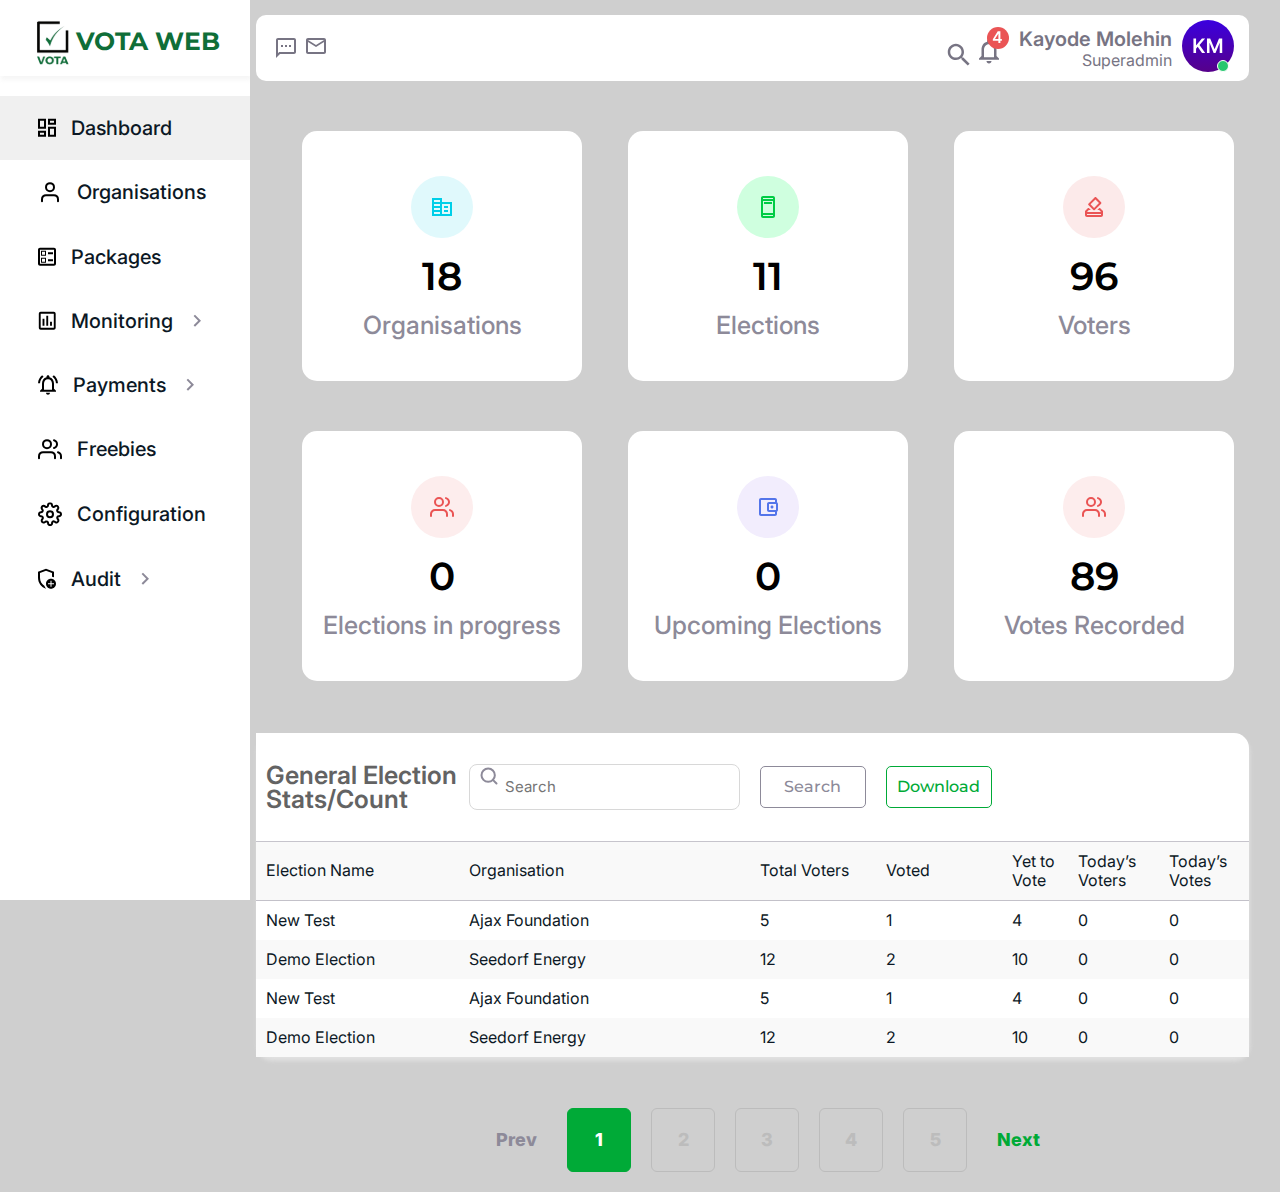
<file: index.html>
<!DOCTYPE html>
<html lang="en">
<head>
    <meta charset="UTF-8">
    <meta http-equiv="X-UA-Compatible" content="IE=edge">
    <meta name="viewport" content="width=device-width, initial-scale=1.0">
    <link rel="preconnect" href="https://fonts.googleapis.com">
    <link rel="preconnect" href="https://fonts.gstatic.com" crossorigin>
    <link href="https://fonts.googleapis.com/css2?family=Inter:wght@100;200;300;400;500;600;700;800;900&display=swap" rel="stylesheet">
    <link rel="preconnect" href="https://fonts.googleapis.com">
    <link rel="preconnect" href="https://fonts.gstatic.com" crossorigin>
    <link href="https://fonts.googleapis.com/css2?family=Inter:wght@100;200;300;400;500;600;700;800;900&family=Montserrat:ital,wght@0,100;0,200;0,300;0,400;0,500;0,600;0,700;0,800;0,900;1,100;1,200;1,300;1,400;1,500;1,600;1,700;1,800;1,900&display=swap" rel="stylesheet">
    <link rel="stylesheet" href="styles/index.css">
    <title>Vota-Dashboard</title>
</head>
<body>
    <section class="contain">
        <nav class="nav">
            <div>
                <li class="first-li"><img src="Assets/Vota Logo.svg" alt="">VOTA WEB</li>
            </div>
            <div class="second-li">    
                <div class="selected"><img src="Assets/dashboard.svg" alt=""><a href="index.html">Dashboard</a></div>
                <div><img src="Assets/user.svg" alt=""><a href="Organization.html">Organisations</a></div>
                <div><img src="Assets/packages.svg" alt=""><a href="Packages.html">Packages</a></div>
                <div><img src="Assets/monitor.svg" alt=""><a href="Monitoring.html">Monitoring</a>
                    <img id="monitor" class="move-right" src="Assets/left-arrow.svg" onclick="showDropdown()"></div>
                <div class="hide" id="nest">
                    <div class="nested"><img src="Assets/monitoring.svg" alt="">Vote Monitoring</div>
                    <div class="nested"><img src="Assets/jobs.svg" alt="">Jobs</div>
                </div> 
                <div><img src="Assets/payment.svg" alt=""><a href="Payments.html">Payments</a><img class="move-right" src="Assets/left-arrow.svg" onclick="showDropdown1()"></div>
                <div class="hide" id="nest1">
                    <div class="nested"><img src="Assets/monitoring.svg" alt="">Payment Item</div>
                    <div class="nested"><img src="Assets/jobs.svg" alt=""><a href="Payments-history.html">Payment History</a></div>
                </div> 
                <div><img src="Assets/users.svg" alt=""><a href="Freebies.html">Freebies</a></div>
                <div><img src="Assets/settings.svg" alt=""><a href="Configuration.html">Configuration</a></div>
                <div><img src="Assets/audit.svg" alt=""><a href="Audit.html">Audit</a><img class="move-right" src="Assets/left-arrow.svg" onclick="showDropdown2()"></div>
                <div class="hide" id="nest2">
                    <div class="nested"><img src="Assets/sms-log.svg" alt=""><a href="Audit.html">Sms Log</a></div>
                    <div class="nested"><img src="Assets/email-log.svg" alt=""><a href="Email-Audit.html">Email Log</a></div>
                    <div class="nested"><img src="Assets/jobs.svg" alt=""><a href="Sms-Audit.html">System Log</a></div>
                </div>
            </div>
        </nav>
        <section class="content">
            <section class="top-nav">
                <div class="user-1">
                    <img src="Assets/nots.svg" alt="">
                    <img src="Assets/mail.svg" alt="">
                </div>
                <div class="user">
                    <div>
                        <img src="Assets/search.svg" alt="">
                        <img src="Assets/alert.svg" alt="">
                    </div>
                    <div class="user-info">
                        <h4>Kayode Molehin</h4>
                        <p>Superadmin</p>
                    </div> 
                    <div>
                        <img src="Assets/Profile Picture.svg" alt="">
                    </div> 
                </div>
            </section>
            <section class="card-set">
                <div class="card">
                    <img src="Assets/org.svg" alt="">
                    <h3>18</h3>
                    <p>Organisations</p>
                </div>
                <div class="card">
                    <img src="Assets/elect.svg" alt="">
                    <h3>11</h3>
                    <p>Elections</p>
                </div>
                <div class="card">
                    <img src="Assets/vote.svg" alt="">
                    <h3>96</h3>
                    <p>Voters</p>
                </div>
                <div class="card">
                    <img src="Assets/progress.svg" alt="">
                    <h3>0</h3>
                    <p>Elections in progress</p>
                </div>
                <div class="card">
                    <img src="Assets/balance.svg" alt="">
                    <h3>0</h3>
                    <p>Upcoming Elections</p>
                </div>
                <div class="card">
                    <img src="Assets/progress.svg" alt="">
                    <h3>89</h3>
                    <p>Votes Recorded</p>
                </div>
            </section>
            <section>
                <table>
                    <tr>
                        <th class="tab-head">General Election Stats/Count</th>
                        <th class="tab-input">
                            <img class="inp-img" src="Assets/input-search.svg" alt="">
                            <input type="text" name="" id="" placeholder="Search">
                        </th>
                        <th><input class="th-inp" type="button" value="Search"></th>
                        <th><input class="th-inp" type="button" value="Download" id="green"></th>
                        <th></th>
                        <th></th>
                        <th></th>
                    </tr>
                    <tr class="top">
                       <th>Election Name</th>
                       <th>Organisation</th>
                       <th>Total Voters</th>
                       <th>Voted</th>
                       <th>Yet to Vote</th>
                       <th>Today’s Voters</th>
                       <th>Today’s Votes</th>
                    </tr>
                    <tr>
                        <td>New Test</td>
                        <td>Ajax Foundation</td>
                        <td>5</td>
                        <td>1</td>
                        <td>4</td>
                        <td>0</td>
                        <td>0</td>
                    </tr>
                    <tr>
                        <td>Demo Election</td>
                        <td>Seedorf Energy</td>
                        <td>12</td>
                        <td>2</td>
                        <td>10</td>
                        <td>0</td>
                        <td>0</td>
                    </tr>
                    <tr>
                        <td>New Test</td>
                        <td>Ajax Foundation</td>
                        <td>5</td>
                        <td>1</td>
                        <td>4</td>
                        <td>0</td>
                        <td>0</td>
                    </tr>
                    <tr>
                        <td>Demo Election</td>
                        <td>Seedorf Energy</td>
                        <td>12</td>
                        <td>2</td>
                        <td>10</td>
                        <td>0</td>
                        <td>0</td>
                    </tr>
                </table>
            </section>
            <section>
                <div class="page">
                    <p class="page-p">Prev</p>
                    <div class="page-tab">
                        <p>1</p>
                    </div>
                    <div class="page-tab">
                        <p>2</p>
                    </div>
                    <div class="page-tab">
                        <p>3</p>
                    </div>
                    <div class="page-tab">
                        <p>4</p>
                    </div>
                    <div class="page-tab">
                        <p>5</p>
                    </div>
                    <p class="page-p" id="gree">Next</p>
                </div>
            </section>
        </section>
    </section> 
    <script src="app.js"></script>
</body>
</html>
</file>
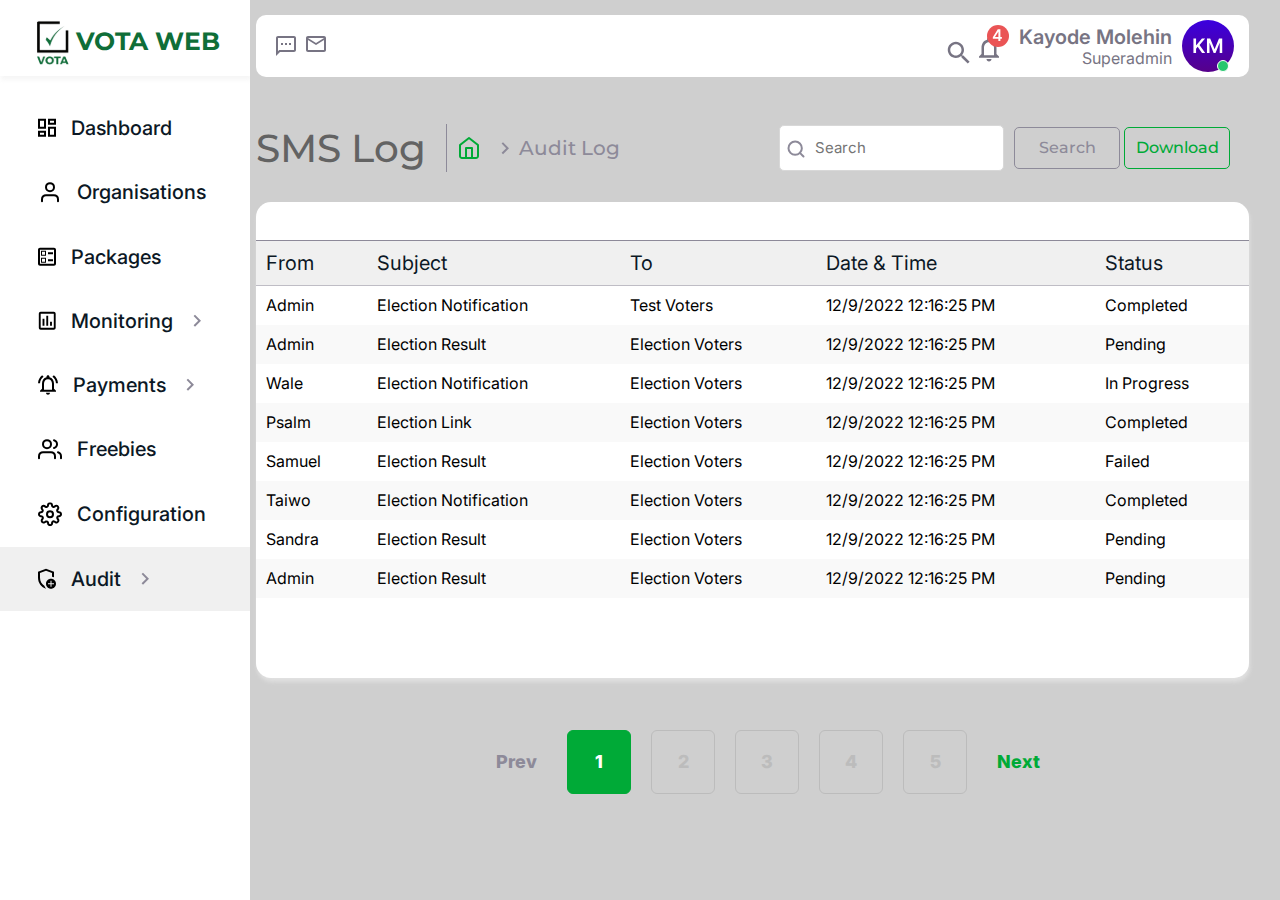
<file: Audit.html>
<html lang="en">
<head>
    <meta charset="UTF-8">
    <meta http-equiv="X-UA-Compatible" content="IE=edge">
    <meta name="viewport" content="width=device-width, initial-scale=1.0">
    <link rel="preconnect" href="https://fonts.googleapis.com">
    <link rel="preconnect" href="https://fonts.gstatic.com" crossorigin>
    <link href="https://fonts.googleapis.com/css2?family=Inter:wght@100;200;300;400;500;600;700;800;900&display=swap" rel="stylesheet">
    <link rel="preconnect" href="https://fonts.googleapis.com">
    <link rel="preconnect" href="https://fonts.gstatic.com" crossorigin>
    <link href="https://fonts.googleapis.com/css2?family=Inter:wght@100;200;300;400;500;600;700;800;900&family=Montserrat:ital,wght@0,100;0,200;0,300;0,400;0,500;0,600;0,700;0,800;0,900;1,100;1,200;1,300;1,400;1,500;1,600;1,700;1,800;1,900&display=swap" rel="stylesheet">
    <link rel="stylesheet" href="styles/index.css">
    <link rel="stylesheet" href="styles/organization.css">
    <title>Vota-Dashboard</title>
</head>
<body>
    <section class="contain">
        <nav class="nav">
            <div>
                <li class="first-li"><img src="Assets/Vota Logo.svg" alt="">VOTA WEB</li>
            </div>
            <div class="second-li">    
                <div><img src="Assets/dashboard.svg" alt=""><a href="index.html">Dashboard</a></div>
                <div><img src="Assets/user.svg" alt=""><a href="Organization.html">Organisations</a></div>
                <div><img src="Assets/packages.svg" alt=""><a href="Packages.html">Packages</a></div>
                <div><img src="Assets/monitor.svg" alt=""><a href="Monitoring.html">Monitoring</a>
                    <img id="monitor" class="move-right" src="Assets/left-arrow.svg" onclick="showDropdown()"></div>
                <div class="hide" id="nest">
                    <div class="nested"><img src="Assets/monitoring.svg" alt="">Vote Monitoring</div>
                    <div class="nested"><img src="Assets/jobs.svg" alt="">Jobs</div>
                </div> 
                <div><img src="Assets/payment.svg" alt=""><a href="Payments.html">Payments</a><img class="move-right" src="Assets/left-arrow.svg" onclick="showDropdown1()"></div>
                <div class="hide" id="nest1">
                    <div class="nested"><img src="Assets/monitoring.svg" alt="">Payment Item</div>
                    <div class="nested"><img src="Assets/jobs.svg" alt=""><a href="Payments-history.html">Payment History</a></div>
                </div> 
                <div><img src="Assets/users.svg" alt=""><a href="Freebies.html">Freebies</a></div>
                <div><img src="Assets/settings.svg" alt=""><a href="Configuration.html">Configuration</a></div>
                <div class="selected"><img src="Assets/audit.svg" alt=""><a href="Audit.html">Audit</a><img class="move-right" src="Assets/left-arrow.svg" onclick="showDropdown2()"></div>
                <div class="hide" id="nest2">
                    <div class="nested selected"><img src="Assets/sms-log.svg" alt=""><a href="Audit.html">Sms Log</a></div>
                    <div class="nested"><img src="Assets/email-log.svg" alt=""><a href="Email-Audit.html">Email Log</a></div>
                    <div class="nested"><img src="Assets/jobs.svg" alt=""><a href="System-Audit.html">System Log</a></div>
                </div>
            </div>
        </nav>
        <section class="content">
            <section class="top-nav">
                <div class="user-1">
                    <img src="Assets/nots.svg" alt="">
                    <img src="Assets/mail.svg" alt="">
                </div>
                <div class="user">
                    <div>
                        <img src="Assets/search.svg" alt="">
                        <img src="Assets/alert.svg" alt="">
                    </div>
                    <div class="user-info">
                        <h4>Kayode Molehin</h4>
                        <p>Superadmin</p>
                    </div> 
                    <div>
                        <img src="Assets/Profile Picture.svg" alt="">
                    </div> 
                </div>
            </section>
            <section>
                <div class="head-spacer">
                    <div class="head-lite">
                        <h1 class="head-h1">SMS Log</h1>
                        <div class="sub-head">
                            <img src="Assets/home.svg" alt="">
                            <img src="Assets/left-arrow.svg" alt="">
                            <p>Audit Log</p>
                        </div>
                    </div>
                    <div class="subhead-lite">
                        <div class="place">
                            <img class="sub-img" src="Assets/input-search.svg" alt="">
                            <input class="sub-input" type="text" name="" id="" placeholder="Search">
                        </div>
                        <div>
                            <input class="th-inp" type="button" value="Search">
                            <input class="th-inp" id="green" type="button" value="Download">
                        </div>
                    </div>
                </div>
                <table>
                    <tr class="top" id="org-head">
                       <th>From</th>
                       <th>Subject</th>
                       <th>To</th>
                       <th>Date & Time</th>
                       <th>Status</th>
                    </tr>
                    <tr>
                        <td>Admin</td>
                        <td>Election Notification</td>
                        <td>Test Voters</td>
                        <td>12/9/2022 12:16:25 PM</td>
                        <td>Completed</td>
                    </tr>
                    <tr>
                        <td>Admin</td>
                        <td>Election Result</td>
                        <td>Election Voters</td>
                        <td>12/9/2022 12:16:25 PM</td>
                        <td>Pending</td>
                    </tr>
                    <tr>
                        <td>Wale</td>
                        <td>Election Notification</td>
                        <td>Election Voters</td>
                        <td>12/9/2022 12:16:25 PM</td>
                        <td>In Progress</td>
                    </tr>
                    <tr>
                        <td>Psalm</td>
                        <td>Election Link</td>
                        <td>Election Voters</td>
                        <td>12/9/2022 12:16:25 PM</td>
                        <td>Completed</td>
                    </tr>
                    <tr>
                        <td>Samuel</td>
                        <td>Election Result</td>
                        <td>Election Voters</td>
                        <td>12/9/2022 12:16:25 PM</td>
                        <td>Failed</td>
                    </tr>
                    <tr>
                        <td>Taiwo</td>
                        <td>Election Notification</td>
                        <td>Election Voters</td>
                        <td>12/9/2022 12:16:25 PM</td>
                        <td>Completed</td>
                    </tr>
                    <tr>
                        <td>Sandra</td>
                        <td>Election Result</td>
                        <td>Election Voters</td>
                        <td>12/9/2022 12:16:25 PM</td>
                        <td>Pending</td>
                    </tr>
                    <tr>
                        <td>Admin</td>
                        <td>Election Result</td>
                        <td>Election Voters</td>
                        <td>12/9/2022 12:16:25 PM</td>
                        <td>Pending</td>
                    </tr>
                </table>
            </section>
            <section>
                <div class="page">
                    <p class="page-p">Prev</p>
                    <div class="page-tab">
                        <p>1</p>
                    </div>
                    <div class="page-tab">
                        <p>2</p>
                    </div>
                    <div class="page-tab">
                        <p>3</p>
                    </div>
                    <div class="page-tab">
                        <p>4</p>
                    </div>
                    <div class="page-tab">
                        <p>5</p>
                    </div>
                    <p class="page-p" id="gree">Next</p>
                </div>
            </section>
        </section>
    </section> 
    <script src="app.js"></script>
</body>
</html>
</file>
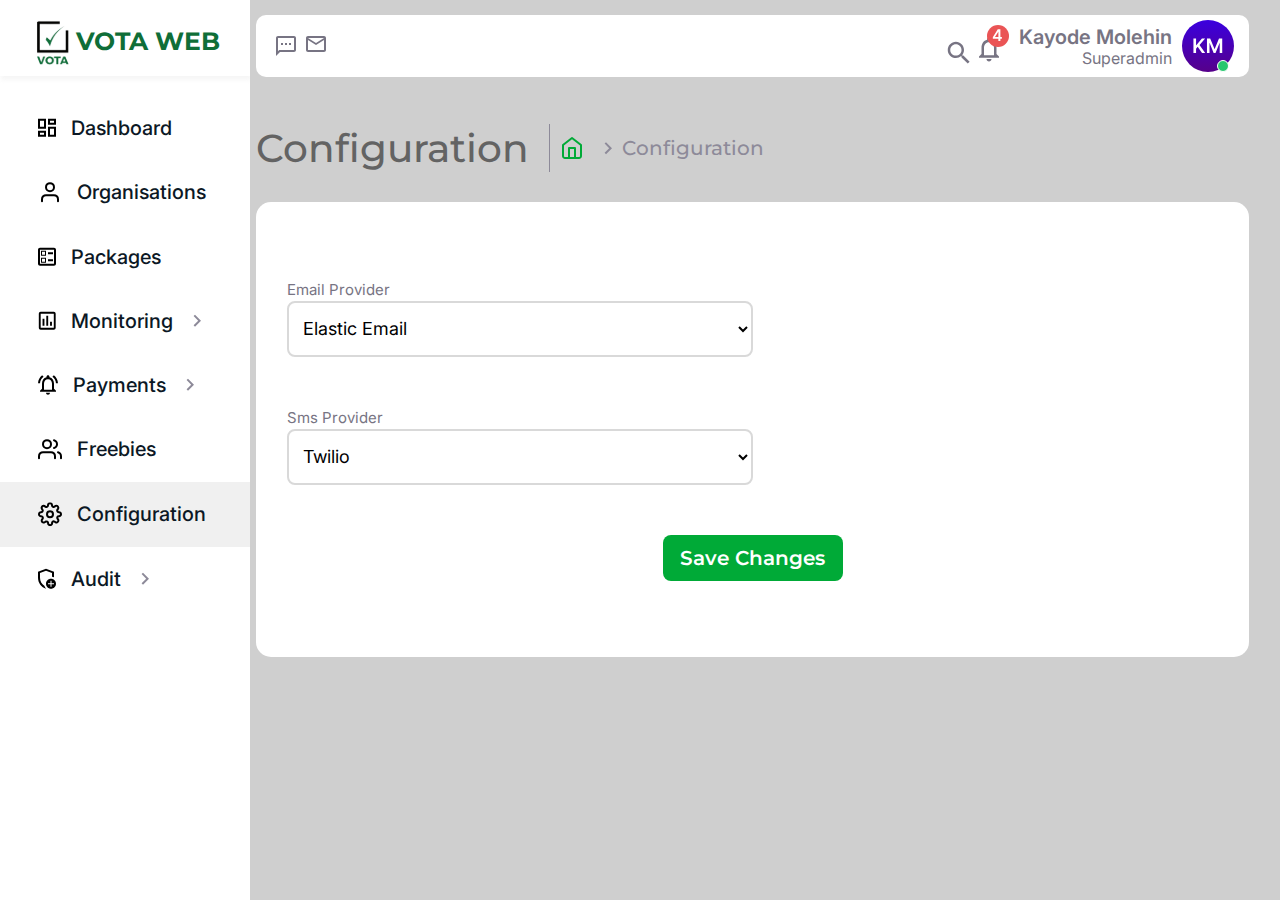
<file: Configuration.html>
<html lang="en">
<head>
    <meta charset="UTF-8">
    <meta http-equiv="X-UA-Compatible" content="IE=edge">
    <meta name="viewport" content="width=device-width, initial-scale=1.0">
    <link rel="preconnect" href="https://fonts.googleapis.com">
    <link rel="preconnect" href="https://fonts.gstatic.com" crossorigin>
    <link href="https://fonts.googleapis.com/css2?family=Inter:wght@100;200;300;400;500;600;700;800;900&display=swap" rel="stylesheet">
    <link rel="preconnect" href="https://fonts.googleapis.com">
    <link rel="preconnect" href="https://fonts.gstatic.com" crossorigin>
    <link href="https://fonts.googleapis.com/css2?family=Inter:wght@100;200;300;400;500;600;700;800;900&family=Montserrat:ital,wght@0,100;0,200;0,300;0,400;0,500;0,600;0,700;0,800;0,900;1,100;1,200;1,300;1,400;1,500;1,600;1,700;1,800;1,900&display=swap" rel="stylesheet">
    <link rel="stylesheet" href="styles/index.css">
    <link rel="stylesheet" href="styles/organization.css">
    <link rel="stylesheet" href="styles/packages.css">
    <title>Vota-Dashboard</title>
</head>
<body>
    <section class="contain">
        <nav class="nav">
            <div>
                <li class="first-li"><img src="Assets/Vota Logo.svg" alt="">VOTA WEB</li>
            </div>
            <div class="second-li">    
                <div><img src="Assets/dashboard.svg" alt=""><a href="index.html">Dashboard</a></div>
                <div><img src="Assets/user.svg" alt=""><a href="Organization.html">Organisations</a></div>
                <div><img src="Assets/packages.svg" alt=""><a href="Packages.html">Packages</a></div>
                <div><img src="Assets/monitor.svg" alt=""><a href="Monitoring.html">Monitoring</a>
                    <img id="monitor" class="move-right" src="Assets/left-arrow.svg" onclick="showDropdown()"></div>
                <div class="hide" id="nest">
                    <div class="nested"><img src="Assets/monitoring.svg" alt="">Vote Monitoring</div>
                    <div class="nested"><img src="Assets/jobs.svg" alt="">Jobs</div>
                </div> 
                <div><img src="Assets/payment.svg" alt=""><a href="Payments.html">Payments</a><img class="move-right" src="Assets/left-arrow.svg" onclick="showDropdown1()"></div>
                <div class="hide" id="nest1">
                    <div class="nested"><img src="Assets/monitoring.svg" alt="">Payment Item</div>
                    <div class="nested selected"><img src="Assets/jobs.svg" alt=""><a href="Payments-history.html">Payment History</a></div>
                </div> 
                <div><img src="Assets/users.svg" alt=""><a href="Freebies.html">Freebies</a></div>
                <div class="selected"><img src="Assets/settings.svg" alt=""><a href="Configuration.html">Configuration</a></div>
                <div><img src="Assets/audit.svg" alt=""><a href="Audit.html">Audit</a><img class="move-right" src="Assets/left-arrow.svg" onclick="showDropdown2()"></div>
                <div class="hide" id="nest2">
                    <div class="nested"><img src="Assets/sms-log.svg" alt=""><a href="Audit.html">Sms Log</a></div>
                    <div class="nested"><img src="Assets/email-log.svg" alt=""><a href="Email-Audit.html">Email Log</a></div>
                    <div class="nested"><img src="Assets/jobs.svg" alt=""><a href="Sms-Audit.html">System Log</a></div>
                </div>
            </div>
        </nav>
        <section class="content">
            <section class="top-nav">
                <div class="user-1">
                    <img src="Assets/nots.svg" alt="">
                    <img src="Assets/mail.svg" alt="">
                </div>
                <div class="user">
                    <div>
                        <img src="Assets/search.svg" alt="">
                        <img src="Assets/alert.svg" alt="">
                    </div>
                    <div class="user-info">
                        <h4>Kayode Molehin</h4>
                        <p>Superadmin</p>
                    </div> 
                    <div>
                        <img src="Assets/Profile Picture.svg" alt="">
                    </div> 
                </div>
            </section>
            <section>
                <div class="head-spacer">
                    <div class="head-lite">
                        <h1 class="head-h1">Configuration</h1>
                        <div class="sub-head">
                            <img src="Assets/home.svg" alt="">
                            <img src="Assets/left-arrow.svg" alt="">
                            <p>Configuration</p>
                        </div>
                    </div>
                </div>
            </section>
            <section>
                <div class="free">
                    <div class="free-grid" id="config">
                        <div class="pack-inp">
                            <label  class="pack-label" for="amount">Email Provider</label>
                            <select class="pack-input" name="amount" id="">
                                <option value="Elastic Email">Elastic Email</option>
                            </select>
                        </div>
                        <div class="pack-inp">
                            <label  class="pack-label" for="amount">Sms Provider</label>
                            <select class="pack-input" name="amount" id="">
                                <option value="Twilio">Twilio</option>
                            </select>
                        </div>
                    </div>
                    <div>
                        <div class="pack-btngrp">
                            <button class="pack-btn">Save Changes</button>
                        </div>
                    </div>
                </div>
            </section>
        </section>
    </section> 
    <script src="app.js"></script>
</body>
</html>
</file>
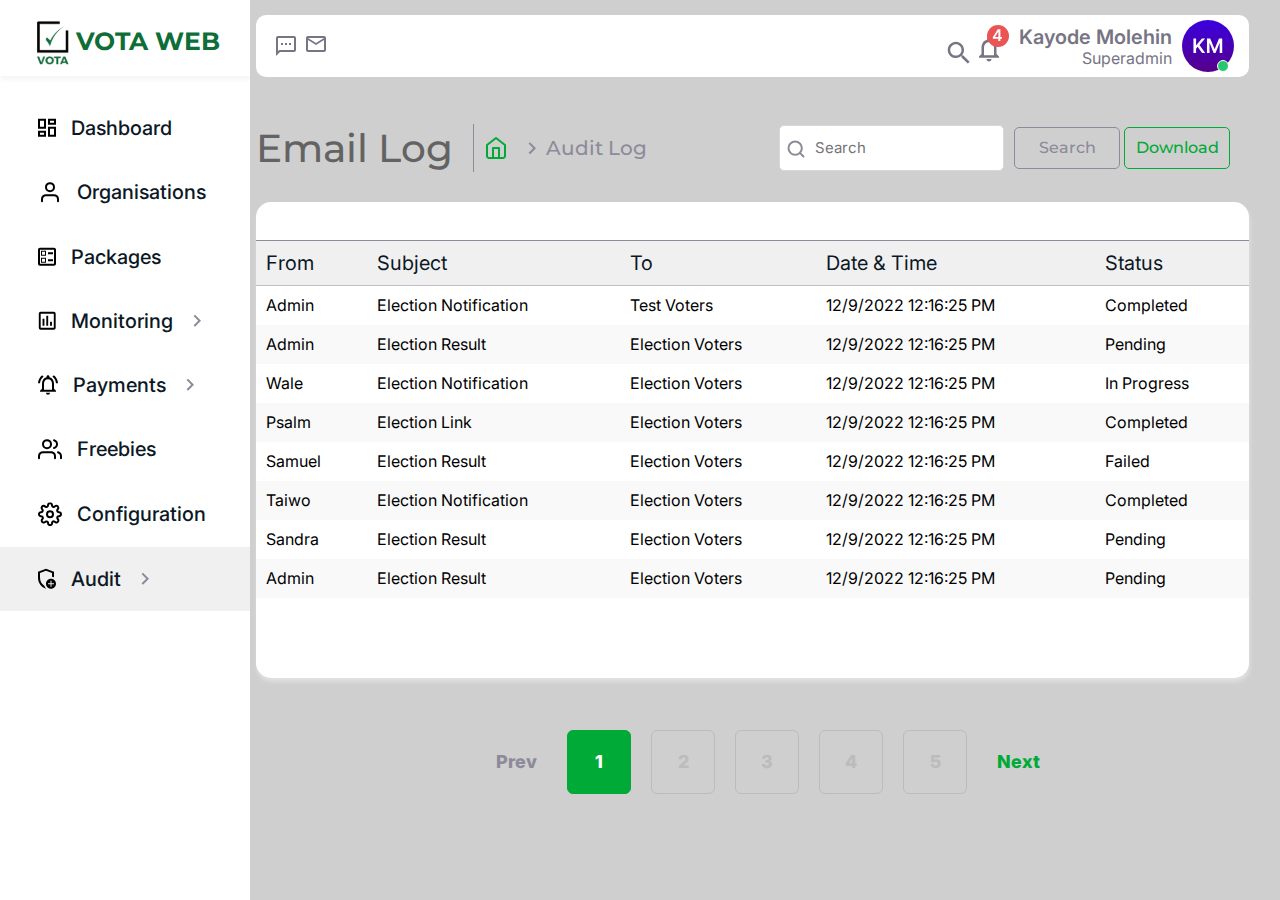
<file: Email-Audit.html>
<html lang="en">
<head>
    <meta charset="UTF-8">
    <meta http-equiv="X-UA-Compatible" content="IE=edge">
    <meta name="viewport" content="width=device-width, initial-scale=1.0">
    <link rel="preconnect" href="https://fonts.googleapis.com">
    <link rel="preconnect" href="https://fonts.gstatic.com" crossorigin>
    <link href="https://fonts.googleapis.com/css2?family=Inter:wght@100;200;300;400;500;600;700;800;900&display=swap" rel="stylesheet">
    <link rel="preconnect" href="https://fonts.googleapis.com">
    <link rel="preconnect" href="https://fonts.gstatic.com" crossorigin>
    <link href="https://fonts.googleapis.com/css2?family=Inter:wght@100;200;300;400;500;600;700;800;900&family=Montserrat:ital,wght@0,100;0,200;0,300;0,400;0,500;0,600;0,700;0,800;0,900;1,100;1,200;1,300;1,400;1,500;1,600;1,700;1,800;1,900&display=swap" rel="stylesheet">
    <link rel="stylesheet" href="styles/index.css">
    <link rel="stylesheet" href="styles/organization.css">
    <title>Vota-Dashboard</title>
</head>
<body>
    <section class="contain">
        <nav class="nav">
            <div>
                <li class="first-li"><img src="Assets/Vota Logo.svg" alt="">VOTA WEB</li>
            </div>
            <div class="second-li">    
                <div><img src="Assets/dashboard.svg" alt=""><a href="index.html">Dashboard</a></div>
                <div><img src="Assets/user.svg" alt=""><a href="Organization.html">Organisations</a></div>
                <div><img src="Assets/packages.svg" alt=""><a href="Packages.html">Packages</a></div>
                <div><img src="Assets/monitor.svg" alt=""><a href="Monitoring.html">Monitoring</a>
                    <img id="monitor" class="move-right" src="Assets/left-arrow.svg" onclick="showDropdown()"></div>
                <div class="hide" id="nest">
                    <div class="nested"><img src="Assets/monitoring.svg" alt="">Vote Monitoring</div>
                    <div class="nested"><img src="Assets/jobs.svg" alt="">Jobs</div>
                </div> 
                <div><img src="Assets/payment.svg" alt=""><a href="Payments.html">Payments</a><img class="move-right" src="Assets/left-arrow.svg" onclick="showDropdown1()"></div>
                <div class="hide" id="nest1">
                    <div class="nested"><img src="Assets/monitoring.svg" alt="">Payment Item</div>
                    <div class="nested selected"><img src="Assets/jobs.svg" alt=""><a href="Payments-history.html">Payment History</a></div>
                </div> 
                <div><img src="Assets/users.svg" alt=""><a href="Freebies.html">Freebies</a></div>
                <div><img src="Assets/settings.svg" alt=""><a href="Configuration.html">Configuration</a></div>
                <div class="selected"><img src="Assets/audit.svg" alt=""><a href="Audit.html">Audit</a><img class="move-right" src="Assets/left-arrow.svg" onclick="showDropdown2()"></div>
                <div class="hide" id="nest2">
                    <div class="nested"><img src="Assets/sms-log.svg" alt=""><a href="Audit.html">Sms Log</a></div>
                    <div class="nested selected"><img src="Assets/email-log.svg" alt=""><a href="Email-Audit.html">Email Log</a></div>
                    <div class="nested"><img src="Assets/jobs.svg" alt=""><a href="System-Audit.html">System Log</a></div>
                </div>
            </div>
        </nav>
        <section class="content">
            <section class="top-nav">
                <div class="user-1">
                    <img src="Assets/nots.svg" alt="">
                    <img src="Assets/mail.svg" alt="">
                </div>
                <div class="user">
                    <div>
                        <img src="Assets/search.svg" alt="">
                        <img src="Assets/alert.svg" alt="">
                    </div>
                    <div class="user-info">
                        <h4>Kayode Molehin</h4>
                        <p>Superadmin</p>
                    </div> 
                    <div>
                        <img src="Assets/Profile Picture.svg" alt="">
                    </div> 
                </div>
            </section>
            <section>
                <div class="head-spacer">
                    <div class="head-lite">
                        <h1 class="head-h1">Email Log</h1>
                        <div class="sub-head">
                            <img src="Assets/home.svg" alt="">
                            <img src="Assets/left-arrow.svg" alt="">
                            <p>Audit Log</p>
                        </div>
                    </div>
                    <div class="subhead-lite">
                        <div class="place">
                            <img class="sub-img" src="Assets/input-search.svg" alt="">
                            <input class="sub-input" type="text" name="" id="" placeholder="Search">
                        </div>
                        <div>
                            <input class="th-inp" type="button" value="Search">
                            <input class="th-inp" id="green" type="button" value="Download">
                        </div>
                    </div>
                </div>
                <table>
                    <tr class="top" id="org-head">
                       <th>From</th>
                       <th>Subject</th>
                       <th>To</th>
                       <th>Date & Time</th>
                       <th>Status</th>
                    </tr>
                    <tr>
                        <td>Admin</td>
                        <td>Election Notification</td>
                        <td>Test Voters</td>
                        <td>12/9/2022 12:16:25 PM</td>
                        <td>Completed</td>
                    </tr>
                    <tr>
                        <td>Admin</td>
                        <td>Election Result</td>
                        <td>Election Voters</td>
                        <td>12/9/2022 12:16:25 PM</td>
                        <td>Pending</td>
                    </tr>
                    <tr>
                        <td>Wale</td>
                        <td>Election Notification</td>
                        <td>Election Voters</td>
                        <td>12/9/2022 12:16:25 PM</td>
                        <td>In Progress</td>
                    </tr>
                    <tr>
                        <td>Psalm</td>
                        <td>Election Link</td>
                        <td>Election Voters</td>
                        <td>12/9/2022 12:16:25 PM</td>
                        <td>Completed</td>
                    </tr>
                    <tr>
                        <td>Samuel</td>
                        <td>Election Result</td>
                        <td>Election Voters</td>
                        <td>12/9/2022 12:16:25 PM</td>
                        <td>Failed</td>
                    </tr>
                    <tr>
                        <td>Taiwo</td>
                        <td>Election Notification</td>
                        <td>Election Voters</td>
                        <td>12/9/2022 12:16:25 PM</td>
                        <td>Completed</td>
                    </tr>
                    <tr>
                        <td>Sandra</td>
                        <td>Election Result</td>
                        <td>Election Voters</td>
                        <td>12/9/2022 12:16:25 PM</td>
                        <td>Pending</td>
                    </tr>
                    <tr>
                        <td>Admin</td>
                        <td>Election Result</td>
                        <td>Election Voters</td>
                        <td>12/9/2022 12:16:25 PM</td>
                        <td>Pending</td>
                    </tr>
                </table>
            </section>
            <section>
                <div class="page">
                    <p class="page-p">Prev</p>
                    <div class="page-tab">
                        <p>1</p>
                    </div>
                    <div class="page-tab">
                        <p>2</p>
                    </div>
                    <div class="page-tab">
                        <p>3</p>
                    </div>
                    <div class="page-tab">
                        <p>4</p>
                    </div>
                    <div class="page-tab">
                        <p>5</p>
                    </div>
                    <p class="page-p" id="gree">Next</p>
                </div>
            </section>
        </section>
    </section> 
    <script src="app.js"></script>
</body>
</html>
</file>
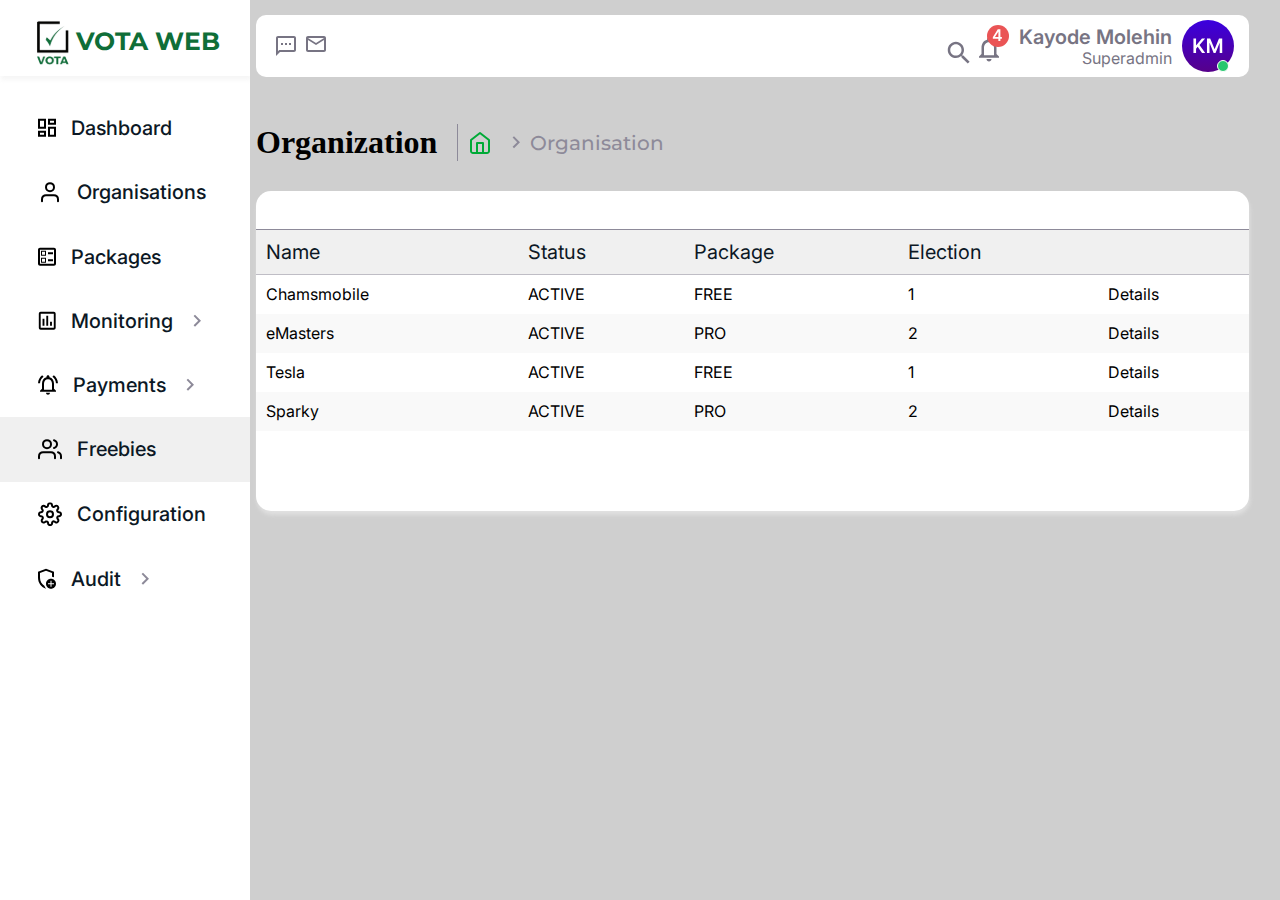
<file: Freebies.html>
<html lang="en">
<head>
    <meta charset="UTF-8">
    <meta http-equiv="X-UA-Compatible" content="IE=edge">
    <meta name="viewport" content="width=device-width, initial-scale=1.0">
    <link rel="preconnect" href="https://fonts.googleapis.com">
    <link rel="preconnect" href="https://fonts.gstatic.com" crossorigin>
    <link href="https://fonts.googleapis.com/css2?family=Inter:wght@100;200;300;400;500;600;700;800;900&display=swap" rel="stylesheet">
    <link rel="preconnect" href="https://fonts.googleapis.com">
    <link rel="preconnect" href="https://fonts.gstatic.com" crossorigin>
    <link href="https://fonts.googleapis.com/css2?family=Inter:wght@100;200;300;400;500;600;700;800;900&family=Montserrat:ital,wght@0,100;0,200;0,300;0,400;0,500;0,600;0,700;0,800;0,900;1,100;1,200;1,300;1,400;1,500;1,600;1,700;1,800;1,900&display=swap" rel="stylesheet">
    <link rel="stylesheet" href="styles/index.css">
    <link rel="stylesheet" href="styles/organization.css">
    <title>Vota-Dashboard</title>
</head>
<body>
    <section class="contain">
        <nav class="nav">
            <div>
                <li class="first-li"><img src="Assets/Vota Logo.svg" alt="">VOTA WEB</li>
            </div>
            <div class="second-li">    
                <div><img src="Assets/dashboard.svg" alt=""><a href="index.html">Dashboard</a></div>
                <div><img src="Assets/user.svg" alt=""><a href="Organization.html">Organisations</a></div>
                <div><img src="Assets/packages.svg" alt=""><a href="Packages.html">Packages</a></div>
                <div><img src="Assets/monitor.svg" alt=""><a href="Monitoring.html">Monitoring</a>
                    <img id="monitor" class="move-right" src="Assets/left-arrow.svg" onclick="showDropdown()"></div>
                <div class="hide" id="nest">
                    <div class="nested"><img src="Assets/monitoring.svg" alt="">Vote Monitoring</div>
                    <div class="nested"><img src="Assets/jobs.svg" alt="">Jobs</div>
                </div> 
                <div><img src="Assets/payment.svg" alt=""><a href="Payments.html">Payments</a><img class="move-right" src="Assets/left-arrow.svg" onclick="showDropdown1()"></div>
                <div class="hide" id="nest1">
                    <div class="nested"><img src="Assets/monitoring.svg" alt="">Payment Item</div>
                    <div class="nested"><img src="Assets/jobs.svg" alt="">Payment History</div>
                </div> 
                <div class="selected"><img src="Assets/users.svg" alt=""><a href="Freebies.html">Freebies</a></div>
                <div><img src="Assets/settings.svg" alt=""><a href="Configuration.html">Configuration</a></div>
                <div><img src="Assets/audit.svg" alt=""><a href="Audit.html">Audit</a><img class="move-right" src="Assets/left-arrow.svg" onclick="showDropdown2()"></div>
                <div class="hide" id="nest2">
                    <div class="nested"><img src="Assets/sms-log.svg" alt="">Sms Log</div>
                    <div class="nested"><img src="Assets/email-log.svg" alt="">Email Log</div>
                    <div class="nested"><img src="Assets/jobs.svg" alt="">System Log</div>
                </div>
            </div>
        </nav>
        <section class="content">
            <section class="top-nav">
                <div class="user-1">
                    <img src="Assets/nots.svg" alt="">
                    <img src="Assets/mail.svg" alt="">
                </div>
                <div class="user">
                    <div>
                        <img src="Assets/search.svg" alt="">
                        <img src="Assets/alert.svg" alt="">
                    </div>
                    <div class="user-info">
                        <h4>Kayode Molehin</h4>
                        <p>Superadmin</p>
                    </div> 
                    <div>
                        <img src="Assets/Profile Picture.svg" alt="">
                    </div> 
                </div>
            </section>
            <section>
                <div class="head">
                    <h1>Organization</h1>
                    <div class="sub-head">
                        <img src="Assets/home.svg" alt="">
                        <img src="Assets/left-arrow.svg" alt="">
                        <p>Organisation</p>
                    </div>
                </div>
                <table>
                    <tr class="top" id="org-head">
                       <th>Name</th>
                       <th>Status</th>
                       <th>Package</th>
                       <th>Election</th>
                       <th></th>
                    </tr>
                    <tr>
                        <td>Chamsmobile</td>
                        <td>ACTIVE</td>
                        <td>FREE</td>
                        <td>1</td>
                        <td>Details</td>
                    </tr>
                    <tr>
                        <td>eMasters</td>
                        <td>ACTIVE</td>
                        <td>PRO</td>
                        <td>2</td>
                        <td>Details</td>
                    </tr>
                    <tr>
                        <td>Tesla</td>
                        <td>ACTIVE</td>
                        <td>FREE</td>
                        <td>1</td>
                        <td>Details</td>
                    </tr>
                    <tr>
                        <td>Sparky</td>
                        <td>ACTIVE</td>
                        <td>PRO</td>
                        <td>2</td>
                        <td>Details</td>
                    </tr>
                </table>
            </section>
            <section>
            </section>
        </section>
    </section> 
    <script src="app.js"></script>
</body>
</html>
</file>
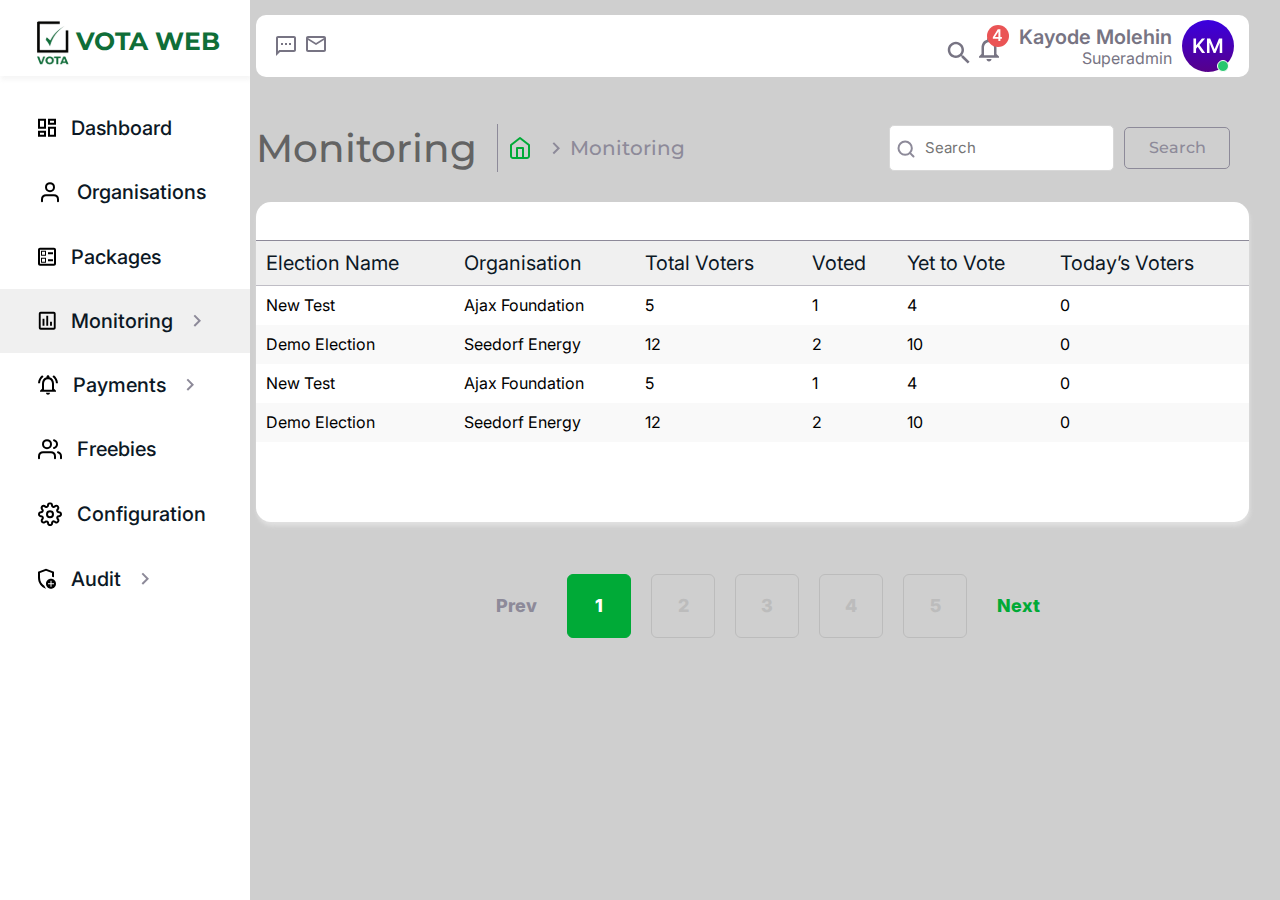
<file: Monitoring.html>
<html lang="en">
<head>
    <meta charset="UTF-8">
    <meta http-equiv="X-UA-Compatible" content="IE=edge">
    <meta name="viewport" content="width=device-width, initial-scale=1.0">
    <link rel="preconnect" href="https://fonts.googleapis.com">
    <link rel="preconnect" href="https://fonts.gstatic.com" crossorigin>
    <link href="https://fonts.googleapis.com/css2?family=Inter:wght@100;200;300;400;500;600;700;800;900&display=swap" rel="stylesheet">
    <link rel="preconnect" href="https://fonts.googleapis.com">
    <link rel="preconnect" href="https://fonts.gstatic.com" crossorigin>
    <link href="https://fonts.googleapis.com/css2?family=Inter:wght@100;200;300;400;500;600;700;800;900&family=Montserrat:ital,wght@0,100;0,200;0,300;0,400;0,500;0,600;0,700;0,800;0,900;1,100;1,200;1,300;1,400;1,500;1,600;1,700;1,800;1,900&display=swap" rel="stylesheet">
    <link rel="stylesheet" href="styles/index.css">
    <link rel="stylesheet" href="styles/organization.css">
    <title>Vota-Dashboard</title>
</head>
<body>
    <section class="contain">
        <nav class="nav">
            <div>
                <li class="first-li"><img src="Assets/Vota Logo.svg" alt="">VOTA WEB</li>
            </div>
            <div class="second-li">    
                <div><img src="Assets/dashboard.svg" alt=""><a href="index.html">Dashboard</a></div>
                <div><img src="Assets/user.svg" alt=""><a href="Organization.html">Organisations</a></div>
                <div><img src="Assets/packages.svg" alt=""><a href="Packages.html">Packages</a></div>
                <div class="selected"><img src="Assets/monitor.svg" alt=""><a href="Monitoring.html">Monitoring</a>
                    <img id="monitor" class="move-right" src="Assets/left-arrow.svg" onclick="showDropdown()"></div>
                <div class="hide" id="nest">
                    <div class="nested"><img src="Assets/monitoring.svg" alt="">Vote Monitoring</div>
                    <div class="nested"><img src="Assets/jobs.svg" alt="">Jobs</div>
                </div> 
                <div><img src="Assets/payment.svg" alt=""><a href="Payments.html">Payments</a><img class="move-right" src="Assets/left-arrow.svg" onclick="showDropdown1()"></div>
                <div class="hide" id="nest1">
                    <div class="nested"><img src="Assets/monitoring.svg" alt="">Payment Item</div>
                    <div class="nested"><img src="Assets/jobs.svg" alt=""><a href="Payments-history.html">Payment History</a></div>
                </div> 
                <div><img src="Assets/users.svg" alt=""><a href="Freebies.html">Freebies</a></div>
                <div><img src="Assets/settings.svg" alt=""><a href="Configuration.html">Configuration</a></div>
                <div><img src="Assets/audit.svg" alt=""><a href="Audit.html">Audit</a><img class="move-right" src="Assets/left-arrow.svg" onclick="showDropdown2()"></div>
                <div class="hide" id="nest2">
                    <div class="nested"><img src="Assets/sms-log.svg" alt=""><a href="Audit.html">Sms Log</a></div>
                    <div class="nested"><img src="Assets/email-log.svg" alt=""><a href="Email-Audit.html">Email Log</a></div>
                    <div class="nested"><img src="Assets/jobs.svg" alt=""><a href="Sms-Audit.html">System Log</a></div>
                </div>
            </div>
        </nav>
        <section class="content">
            <section class="top-nav">
                <div class="user-1">
                    <img src="Assets/nots.svg" alt="">
                    <img src="Assets/mail.svg" alt="">
                </div>
                <div class="user">
                    <div>
                        <img src="Assets/search.svg" alt="">
                        <img src="Assets/alert.svg" alt="">
                    </div>
                    <div class="user-info">
                        <h4>Kayode Molehin</h4>
                        <p>Superadmin</p>
                    </div> 
                    <div>
                        <img src="Assets/Profile Picture.svg" alt="">
                    </div> 
                </div>
            </section>
            <section>
                <div class="head-spacer">
                    <div class="head-lite">
                        <h1 class="head-h1">Monitoring</h1>
                        <div class="sub-head">
                            <img src="Assets/home.svg" alt="">
                            <img src="Assets/left-arrow.svg" alt="">
                            <p>Monitoring</p>
                        </div>
                    </div>
                    <div class="subhead-lite">
                        <div class="place">
                            <img class="sub-img" src="Assets/input-search.svg" alt="">
                            <input class="sub-input" type="text" name="" id="" placeholder="Search">
                        </div>
                        <div>
                            <input class="th-inp" type="button" value="Search">
                        </div>
                    </div>
                </div>
                <table>
                    <tr class="top" id="org-head">
                       <th>Election Name</th>
                       <th>Organisation</th>
                       <th>Total Voters</th>
                       <th>Voted</th>
                       <th>Yet to Vote</th>
                       <th>Today’s Voters</th>
                    </tr>
                    <tr>
                        <td>New Test</td>
                        <td>Ajax Foundation</td>
                        <td>5</td>
                        <td>1</td>
                        <td>4</td>
                        <td>0</td>
                    </tr>
                    <tr>
                        <td>Demo Election</td>
                        <td>Seedorf Energy</td>
                        <td>12</td>
                        <td>2</td>
                        <td>10</td>
                        <td>0</td>
                    </tr>
                    <tr>
                        <td>New Test</td>
                        <td>Ajax Foundation</td>
                        <td>5</td>
                        <td>1</td>
                        <td>4</td>
                        <td>0</td>
                    </tr>
                    <tr>
                        <td>Demo Election</td>
                        <td>Seedorf Energy</td>
                        <td>12</td>
                        <td>2</td>
                        <td>10</td>
                        <td>0</td>
                    </tr>
                </table>
            </section>
            <section>
                <div class="page">
                    <p class="page-p">Prev</p>
                    <div class="page-tab">
                        <p>1</p>
                    </div>
                    <div class="page-tab">
                        <p>2</p>
                    </div>
                    <div class="page-tab">
                        <p>3</p>
                    </div>
                    <div class="page-tab">
                        <p>4</p>
                    </div>
                    <div class="page-tab">
                        <p>5</p>
                    </div>
                    <p class="page-p" id="gree">Next</p>
                </div>
            </section>
        </section>
    </section> 
    <script src="app.js"></script>
</body>
</html>
</file>
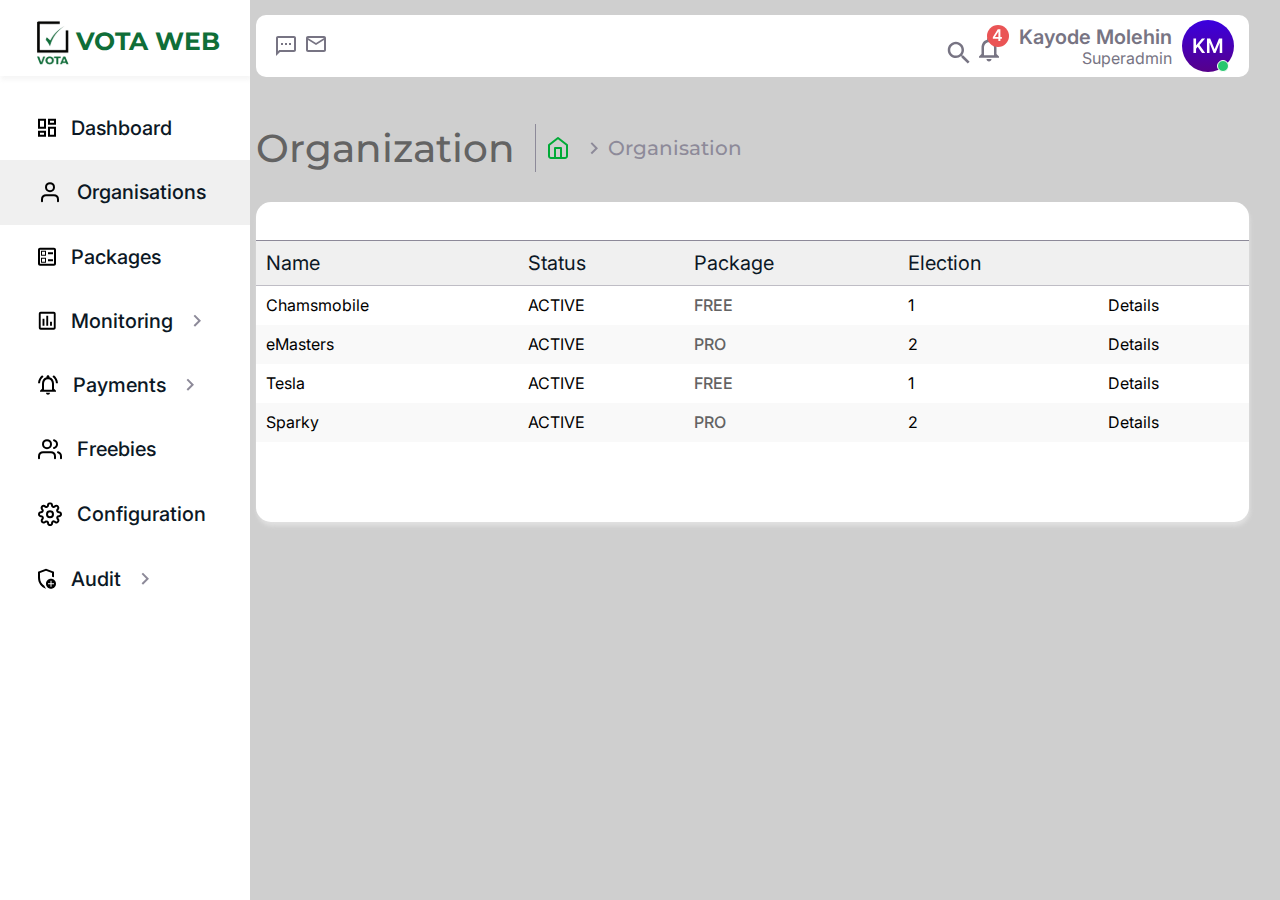
<file: Organization.html>
<html lang="en">
<head>
    <meta charset="UTF-8">
    <meta http-equiv="X-UA-Compatible" content="IE=edge">
    <meta name="viewport" content="width=device-width, initial-scale=1.0">
    <link rel="preconnect" href="https://fonts.googleapis.com">
    <link rel="preconnect" href="https://fonts.gstatic.com" crossorigin>
    <link href="https://fonts.googleapis.com/css2?family=Inter:wght@100;200;300;400;500;600;700;800;900&display=swap" rel="stylesheet">
    <link rel="preconnect" href="https://fonts.googleapis.com">
    <link rel="preconnect" href="https://fonts.gstatic.com" crossorigin>
    <link href="https://fonts.googleapis.com/css2?family=Inter:wght@100;200;300;400;500;600;700;800;900&family=Montserrat:ital,wght@0,100;0,200;0,300;0,400;0,500;0,600;0,700;0,800;0,900;1,100;1,200;1,300;1,400;1,500;1,600;1,700;1,800;1,900&display=swap" rel="stylesheet">
    <link rel="stylesheet" href="styles/index.css">
    <link rel="stylesheet" href="styles/organization.css">
    <title>Vota-Dashboard</title>
</head>
<body>
    <section class="contain">
        <nav class="nav">
            <div>
                <li class="first-li"><img src="Assets/Vota Logo.svg" alt="">VOTA WEB</li>
            </div>
            <div class="second-li">    
                <div><img src="Assets/dashboard.svg" alt=""><a href="index.html">Dashboard</a></div>
                <div class="selected"><img src="Assets/user.svg" alt=""><a href="Organization.html">Organisations</a></div>
                <div><img src="Assets/packages.svg" alt=""><a href="Packages.html">Packages</a></div>
                <div><img src="Assets/monitor.svg" alt=""><a href="Monitoring.html">Monitoring</a>
                    <img id="monitor" class="move-right" src="Assets/left-arrow.svg" onclick="showDropdown()"></div>
                <div class="hide" id="nest">
                    <div class="nested"><img src="Assets/monitoring.svg" alt="">Vote Monitoring</div>
                    <div class="nested"><img src="Assets/jobs.svg" alt="">Jobs</div>
                </div> 
                <div><img src="Assets/payment.svg" alt=""><a href="Payments.html">Payments</a><img class="move-right" src="Assets/left-arrow.svg" onclick="showDropdown1()"></div>
                <div class="hide" id="nest1">
                    <div class="nested"><img src="Assets/monitoring.svg" alt="">Payment Item</div>
                    <div class="nested"><img src="Assets/jobs.svg" alt="">Payment History</div>
                </div> 
                <div><img src="Assets/users.svg" alt=""><a href="Freebies.html">Freebies</a></div>
                <div><img src="Assets/settings.svg" alt=""><a href="Configuration.html">Configuration</a></div>
                <div><img src="Assets/audit.svg" alt=""><a href="Audit.html">Audit</a><img class="move-right" src="Assets/left-arrow.svg" onclick="showDropdown2()"></div>
                <div class="hide" id="nest2">
                    <div class="nested"><img src="Assets/sms-log.svg" alt="">Sms Log</div>
                    <div class="nested"><img src="Assets/email-log.svg" alt="">Email Log</div>
                    <div class="nested"><img src="Assets/jobs.svg" alt="">System Log</div>
                </div>
            </div>
        </nav>
        <section class="content">
            <section class="top-nav">
                <div class="user-1">
                    <img src="Assets/nots.svg" alt="">
                    <img src="Assets/mail.svg" alt="">
                </div>
                <div class="user">
                    <div>
                        <img src="Assets/search.svg" alt="">
                        <img src="Assets/alert.svg" alt="">
                    </div>
                    <div class="user-info">
                        <h4>Kayode Molehin</h4>
                        <p>Superadmin</p>
                    </div> 
                    <div>
                        <img src="Assets/Profile Picture.svg" alt="">
                    </div> 
                </div>
            </section>
            <section>
                <div class="head">
                    <h1 class="head-h1">Organization</h1>
                    <div class="sub-head">
                        <img src="Assets/home.svg" alt="">
                        <img src="Assets/left-arrow.svg" alt="">
                        <p>Organisation</p>
                    </div>
                </div>
                <table>
                    <tr id="org-head">
                       <th>Name</th>
                       <th>Status</th>
                       <th>Package</th>
                       <th>Election</th>
                       <th></th>
                    </tr>
                    <tr>
                        <td>Chamsmobile</td>
                        <td>ACTIVE</td>
                        <td class="cool-grey">FREE</td>
                        <td>1</td>
                        <td onclick="openModal()">Details</td>
                    </tr>
                    <tr>
                        <td>eMasters</td>
                        <td>ACTIVE</td>
                        <td class="cool-grey">PRO</td>
                        <td>2</td>
                        <td>Details</td>
                    </tr>
                    <tr>
                        <td>Tesla</td>
                        <td>ACTIVE</td>
                        <td class="cool-grey">FREE</td>
                        <td>1</td>
                        <td>Details</td>
                    </tr>
                    <tr>
                        <td>Sparky</td>
                        <td>ACTIVE</td>
                        <td class="cool-grey">PRO</td>
                        <td>2</td>
                        <td>Details</td>
                    </tr>
                </table>
            </section>
            <section id="profile" class="profile-modal">
                <div class="profile">
                    <div class="pro-head">
                        <h2>ORGANISATION INFORMATION</h2>
                        <img src="Assets/x.svg" onclick="closeModal()">
                    </div>
                   <div class="pro-head">
                        <img src="Assets/charmslogo.svg">
                        <div class="pro-sub">
                            <div class="sub">
                                <div><h4>FULLNAME: </h4></div>
                                 <div><p class="sub-span">Chams Mobile</p></div>
                            </div>
                            <div class="sub">
                                <div><h4>EMAIL: </h4></div>
                                 <div><p class="sub-span">info@chamsmobile.com</p></div>
                            </div>
                            <div class="sub">
                                <div><h4>PHONE : </h4></div>
                                 <div><p class="sub-span">0700-chamsmobile</p></div>
                            </div>
                            <div class="sub">
                                <div><h4>ABOUT: </h4></div>
                                 <div><p class="sub-span">Chamsmobile Limited has evolved into a digital products and services company.</br>
                                    We are licensed by the Central Bank of Nigeria (CBN) to provide Mobile Money Operations and <br>
                                    Agency Banking services Chamsmobile Limited has evolved into a digital products and services company.<br>
                                    We are licensed by the Central Bank of Nigeria (CBN) to provide Mobile Money Operations and Agency Banking services </p></div>
                            </div>
                        </div>
                   </div>
                   <button class="pro-btn" onclick="closeModal()">Close</button>
                </div>
            </section>
        </section>
    </section> 
    <script src="app.js"></script>
</body>
</html>
</file>
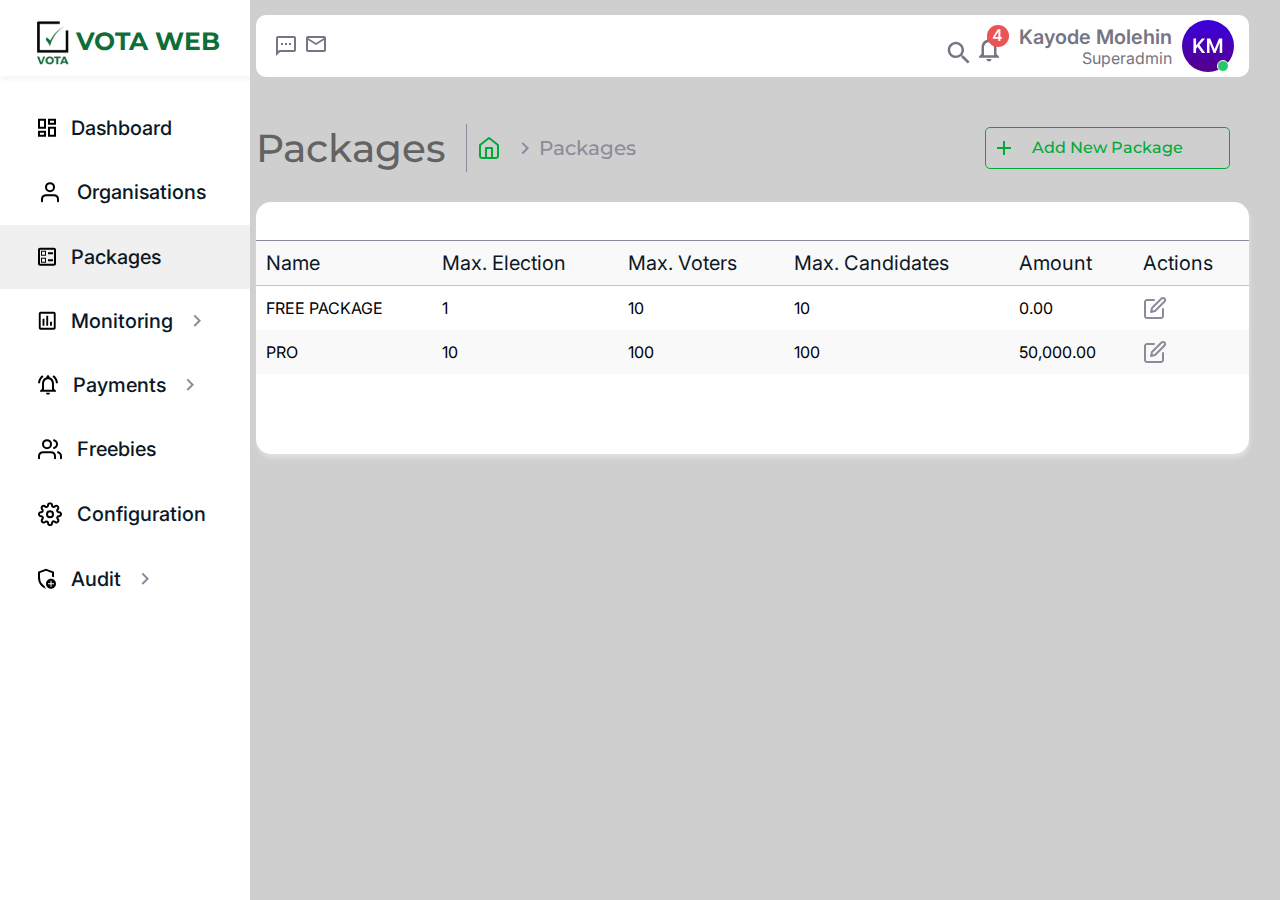
<file: Packages.html>
<html lang="en">
<head>
    <meta charset="UTF-8">
    <meta http-equiv="X-UA-Compatible" content="IE=edge">
    <meta name="viewport" content="width=device-width, initial-scale=1.0">
    <link rel="preconnect" href="https://fonts.googleapis.com">
    <link rel="preconnect" href="https://fonts.gstatic.com" crossorigin>
    <link href="https://fonts.googleapis.com/css2?family=Inter:wght@100;200;300;400;500;600;700;800;900&display=swap" rel="stylesheet">
    <link rel="preconnect" href="https://fonts.googleapis.com">
    <link rel="preconnect" href="https://fonts.gstatic.com" crossorigin>
    <link href="https://fonts.googleapis.com/css2?family=Inter:wght@100;200;300;400;500;600;700;800;900&family=Montserrat:ital,wght@0,100;0,200;0,300;0,400;0,500;0,600;0,700;0,800;0,900;1,100;1,200;1,300;1,400;1,500;1,600;1,700;1,800;1,900&display=swap" rel="stylesheet">
    <link rel="stylesheet" href="styles/index.css">
    <link rel="stylesheet" href="styles/organization.css">
    <link rel="stylesheet" href="styles/packages.css">
    <title>Vota-Dashboard</title>
</head>
<body>
    <section class="contain">
        <nav class="nav">
            <div>
                <li class="first-li"><img src="Assets/Vota Logo.svg" alt="">VOTA WEB</li>
            </div>
            <div class="second-li">    
                <div><img src="Assets/dashboard.svg" alt=""><a href="index.html">Dashboard</a></div>
                <div><img src="Assets/user.svg" alt=""><a href="Organization.html">Organisations</a></div>
                <div class="selected"><img src="Assets/packages.svg" alt=""><a href="Packages.html">Packages</a></div>
                <div><img src="Assets/monitor.svg" alt=""><a href="Monitoring.html">Monitoring</a>
                    <img id="monitor" class="move-right" src="Assets/left-arrow.svg" onclick="showDropdown()"></div>
                <div class="hide" id="nest">
                    <div class="nested"><img src="Assets/monitoring.svg" alt="">Vote Monitoring</div>
                    <div class="nested"><img src="Assets/jobs.svg" alt="">Jobs</div>
                </div> 
                <div><img src="Assets/payment.svg" alt=""><a href="Payments.html">Payments</a><img class="move-right" src="Assets/left-arrow.svg" onclick="showDropdown1()"></div>
                <div class="hide" id="nest1">
                    <div class="nested"><img src="Assets/monitoring.svg" alt="">Payment Item</div>
                    <div class="nested"><img src="Assets/jobs.svg" alt="">Payment History</div>
                </div> 
                <div><img src="Assets/users.svg" alt=""><a href="Freebies.html">Freebies</a></div>
                <div><img src="Assets/settings.svg" alt=""><a href="Configuration.html">Configuration</a></div>
                <div><img src="Assets/audit.svg" alt=""><a href="Audit.html">Audit</a><img class="move-right" src="Assets/left-arrow.svg" onclick="showDropdown2()"></div>
                <div class="hide" id="nest2">
                    <div class="nested"><img src="Assets/sms-log.svg" alt="">Sms Log</div>
                    <div class="nested"><img src="Assets/email-log.svg" alt="">Email Log</div>
                    <div class="nested"><img src="Assets/jobs.svg" alt="">System Log</div>
                </div>
            </div>
        </nav>
        <section class="content">
            <section class="top-nav">
                <div class="user-1">
                    <img src="Assets/nots.svg" alt="">
                    <img src="Assets/mail.svg" alt="">
                </div>
                <div class="user">
                    <div>
                        <img src="Assets/search.svg" alt="">
                        <img src="Assets/alert.svg" alt="">
                    </div>
                    <div class="user-info">
                        <h4>Kayode Molehin</h4>
                        <p>Superadmin</p>
                    </div> 
                    <div>
                        <img src="Assets/Profile Picture.svg" alt="">
                    </div> 
                </div>
            </section>
            <section>
                <div class="head-spacer">
                    <div class="head-lite">
                        <h1 class="head-h1">Packages</h1>
                        <div class="sub-head">
                            <img src="Assets/home.svg" alt="">
                            <img src="Assets/left-arrow.svg" alt="">
                            <p>Packages</p>
                        </div>
                    </div>
                    <div class="subhead-lite">
                        <div class="place">
                            <img class="subhead-img" src="Assets/add.svg">
                            <input class="subhead-input" type="button" value="Add New Package" onclick="openModal()">
                        </div>
                    </div>
                </div>
                <table>
                    <tr class="top" id="org yu-head">
                       <th>Name</th>
                       <th>Max. Election</th>
                       <th>Max. Voters</th>
                       <th>Max. Candidates</th>
                       <th>Amount</th>
                       <th>Actions</th>
                    </tr>
                    <tr>
                        <td>FREE PACKAGE</td>
                        <td>1</td>
                        <td>10</td>
                        <td>10</td>
                        <td>0.00</td>
                        <td><img src="Assets/edit.svg"></td>
                    </tr>
                    <tr>
                        <td>PRO</td>
                        <td>10</td>
                        <td>100</td>
                        <td>100</td>
                        <td>50,000.00</td>
                        <td><img src="Assets/edit.svg"></td>
                    </tr>
                </table>
            </section>
            <section id="profile" class="profile-modal">
                <div class="package-profile" id="package">
                    <div class="pack-head">
                        <h2>New Package</h2>
                        <img src="Assets/x.svg" onclick="closeModal()">
                    </div>
                    <div class="pack-grp">
                        <div class="pack-inp">
                            <label class="pack-label" for="name">Name</label>
                            <input class="pack-input" type="text" name="name" id="" placeholder="Name of Package">
                        </div>
                        <div class="pack-inp">
                            <label class="pack-label" for="max-election">Maximum Election</label>
                            <input  class="pack-input" type="number" name="max-election" id="" placeholder="1">
                        </div>
                        <div class="pack-inp">
                            <label  class="pack-label" for="max-voters">Maximum Voters</label>
                            <input class="pack-input"  type="number" name="max-voters" id="" placeholder="1">
                        </div>
                        <div class="pack-inp">
                            <label  class="pack-label"for="max-candidates">Maximum Candidates</label>
                            <input  class="pack-input" type="number" name="max-candidates" id="" placeholder="1">
                        </div>
                        <div class="pack-inp">
                            <label  class="pack-label" for="amount">Amount</label>
                            <input  class="pack-input" type="text" name="amount" id="" placeholder="Amount of package">
                        </div>
                    </div>
                    <div class="pack-btngrp">
                        <button class="pack-btn" onclick="showNot()">Save Changes</button>
                        <button class="pack-btn" id="close" onclick="closeModal()">Close</button>
                    </div>
                </div> 
                <div class="pack-not" id="nots">
                    <h2>Packaged Added</h2>
                    <img class="img-gif" src="Assets/success.gif" alt="">
                </div>  
            </section>
        </section>
    </section> 
    <script src="app.js"></script>
</body>
</html>
</file>
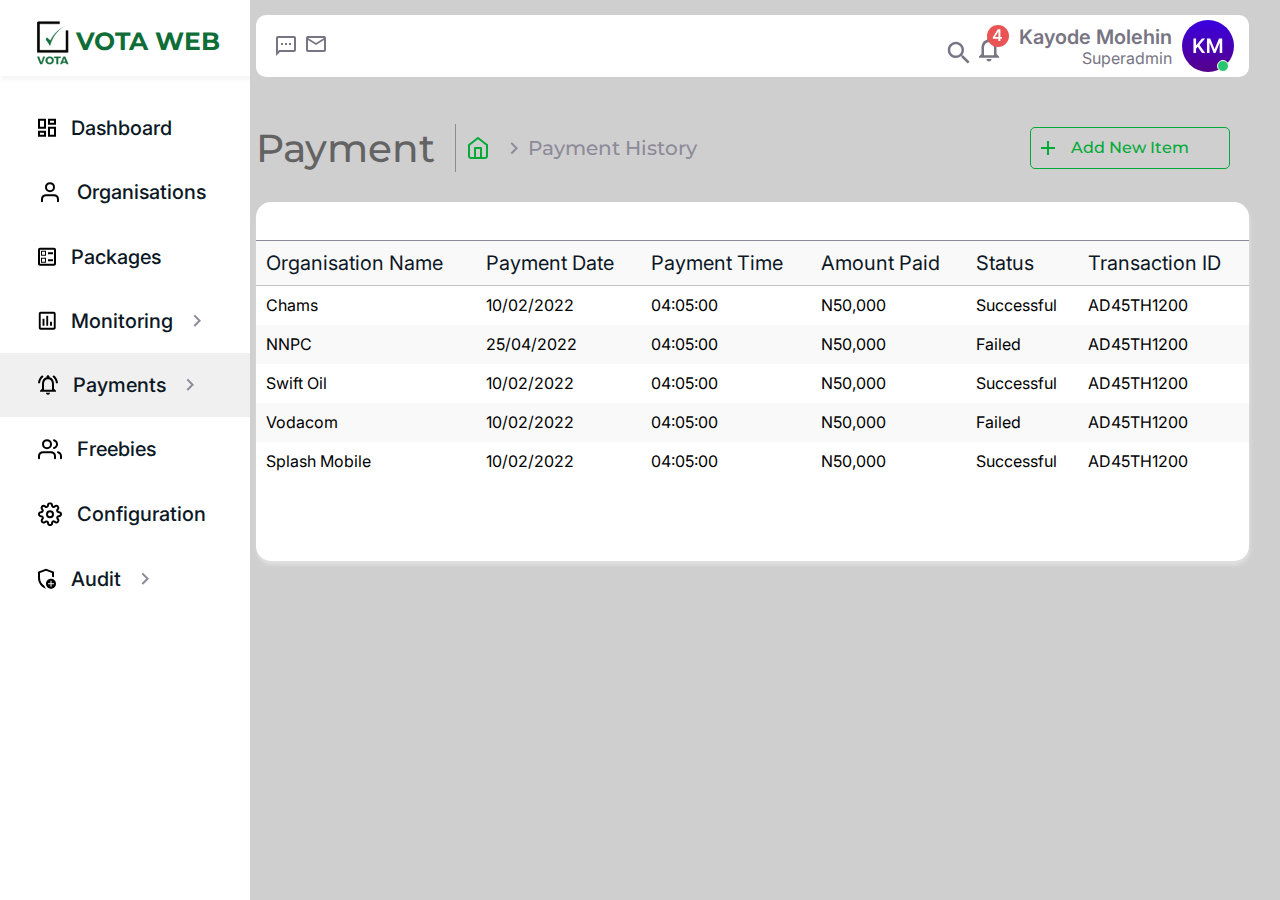
<file: Payments-history.html>
<html lang="en">
<head>
    <meta charset="UTF-8">
    <meta http-equiv="X-UA-Compatible" content="IE=edge">
    <meta name="viewport" content="width=device-width, initial-scale=1.0">
    <link rel="preconnect" href="https://fonts.googleapis.com">
    <link rel="preconnect" href="https://fonts.gstatic.com" crossorigin>
    <link href="https://fonts.googleapis.com/css2?family=Inter:wght@100;200;300;400;500;600;700;800;900&display=swap" rel="stylesheet">
    <link rel="preconnect" href="https://fonts.googleapis.com">
    <link rel="preconnect" href="https://fonts.gstatic.com" crossorigin>
    <link href="https://fonts.googleapis.com/css2?family=Inter:wght@100;200;300;400;500;600;700;800;900&family=Montserrat:ital,wght@0,100;0,200;0,300;0,400;0,500;0,600;0,700;0,800;0,900;1,100;1,200;1,300;1,400;1,500;1,600;1,700;1,800;1,900&display=swap" rel="stylesheet">
    <link rel="stylesheet" href="styles/index.css">
    <link rel="stylesheet" href="styles/organization.css">
    <link rel="stylesheet" href="styles/packages.css">
    <title>Vota-Dashboard</title>
</head>
<body>
    <section class="contain">
        <nav class="nav">
            <div>
                <li class="first-li"><img src="Assets/Vota Logo.svg" alt="">VOTA WEB</li>
            </div>
            <div class="second-li">    
                <div><img src="Assets/dashboard.svg" alt=""><a href="index.html">Dashboard</a></div>
                <div><img src="Assets/user.svg" alt=""><a href="Organization.html">Organisations</a></div>
                <div><img src="Assets/packages.svg" alt=""><a href="Packages.html">Packages</a></div>
                <div><img src="Assets/monitor.svg" alt=""><a href="Monitoring.html">Monitoring</a>
                    <img id="monitor" class="move-right" src="Assets/left-arrow.svg" onclick="showDropdown()"></div>
                <div class="hide" id="nest">
                    <div class="nested"><img src="Assets/monitoring.svg" alt="">Vote Monitoring</div>
                    <div class="nested"><img src="Assets/jobs.svg" alt="">Jobs</div>
                </div> 
                <div class="selected"><img src="Assets/payment.svg" alt=""><a href="Payments.html">Payments</a><img class="move-right" src="Assets/left-arrow.svg" onclick="showDropdown1()"></div>
                <div class="hide" id="nest1">
                    <div class="nested"><img src="Assets/monitoring.svg" alt="">Payment Item</div>
                    <div class="nested selected"><img src="Assets/jobs.svg" alt=""><a href="Payments-history.html">Payment History</a></div>
                </div> 
                <div><img src="Assets/users.svg" alt=""><a href="Freebies.html">Freebies</a></div>
                <div><img src="Assets/settings.svg" alt=""><a href="Configuration.html">Configuration</a></div>
                <div><img src="Assets/audit.svg" alt=""><a href="Audit.html">Audit</a><img class="move-right" src="Assets/left-arrow.svg" onclick="showDropdown2()"></div>
                <div class="hide" id="nest2">
                    <div class="nested"><img src="Assets/sms-log.svg" alt=""><a href="Audit.html">Sms Log</a></div>
                    <div class="nested"><img src="Assets/email-log.svg" alt=""><a href="Email-Audit.html">Email Log</a></div>
                    <div class="nested"><img src="Assets/jobs.svg" alt=""><a href="Sms-Audit.html">System Log</a></div>
                </div>
            </div>
        </nav>
        <section class="content">
            <section class="top-nav">
                <div class="user-1">
                    <img src="Assets/nots.svg" alt="">
                    <img src="Assets/mail.svg" alt="">
                </div>
                <div class="user">
                    <div>
                        <img src="Assets/search.svg" alt="">
                        <img src="Assets/alert.svg" alt="">
                    </div>
                    <div class="user-info">
                        <h4>Kayode Molehin</h4>
                        <p>Superadmin</p>
                    </div> 
                    <div>
                        <img src="Assets/Profile Picture.svg" alt="">
                    </div> 
                </div>
            </section>
            <section>
                <div class="head-spacer">
                    <div class="head-lite">
                        <h1 class="head-h1">Payment</h1>
                        <div class="sub-head">
                            <img src="Assets/home.svg" alt="">
                            <img src="Assets/left-arrow.svg" alt="">
                            <p>Payment History</p>
                        </div>
                    </div>
                    <div class="subhead-lite">
                        <div class="place">
                            <img class="subhead-img" src="Assets/add.svg">
                            <input id="sbhdinp" class="subhead-input" type="button" value="Add New Item">
                        </div>
                    </div>
                </div>
                <table>
                    <tr class="top" id="org yu-head">
                       <th>Organisation Name</th>
                       <th>Payment Date</th>
                       <th>Payment Time</th>
                       <th>Amount Paid</th>
                       <th>Status</th>
                       <th>Transaction ID</th>
                    </tr>
                    <tr>
                        <td>Chams</td>
                        <td>10/02/2022</td>
                        <td>04:05:00</td>
                        <td>N50,000</td>
                        <td>Successful</td>
                        <td>AD45TH1200</td>
                    </tr>
                    <tr>
                        <td>NNPC</td>
                        <td>25/04/2022</td>
                        <td>04:05:00</td>
                        <td>N50,000</td>
                        <td>Failed</td>
                        <td>AD45TH1200</td> 
                    </tr>
                    <tr>
                        <td>Swift Oil</td>
                        <td>10/02/2022</td>
                        <td>04:05:00</td>
                        <td>N50,000</td>
                        <td>Successful</td>
                        <td>AD45TH1200</td>
                    </tr>
                    <tr>
                        <td>Vodacom</td>
                        <td>10/02/2022</td>
                        <td>04:05:00</td>
                        <td>N50,000</td>
                        <td>Failed</td>
                        <td>AD45TH1200</td>
                    </tr>
                    <tr>
                        <td>Splash Mobile</td>
                        <td>10/02/2022</td>
                        <td>04:05:00</td>
                        <td>N50,000</td>
                        <td>Successful</td>
                        <td>AD45TH1200</td>
                    </tr>
                    
                </table>
            </section>
            <section id="profile" class="profile-modal">
                <div class="package-profile" id="package">
                    <div class="pack-head">
                        <h2>New Item</h2>
                        <img src="Assets/x.svg" onclick="closeModal()">
                    </div>
                    <div class="pack-grp">
                        <div class="pack-inp">
                            <label class="pack-label" for="name">Name</label>
                            <input class="pack-input" type="text" name="name" id="" placeholder="Name of Item">
                        </div>
                        <div class="pack-inp">
                            <label class="pack-label" for="max-election">Description</label>
                            <input  class="pack-input" type="number" name="max-election" id="" placeholder="Unit Based">
                        </div>
                        <div class="pack-inp">
                            <label  class="pack-label" for="amount">Amount</label>
                            <input  class="pack-input" type="text" name="amount" id="" placeholder="Amount of package">
                        </div>
                        <div class="pack-inp">
                            <label  class="pack-label" for="max-voters">Payment Type</label>
                            <input class="pack-input"  type="text" name="max-voters" id="" placeholder="Unit Based">
                        </div>     
                    </div>
                    <div class="pack-btngrp">
                        <button class="pack-btn" onclick="showNot()">Save Changes</button>
                        <button class="pack-btn" id="close" onclick="closeModal()">Close</button>
                    </div>
                </div> 
                <div class="pack-not" id="nots">
                    <h2>Item Added</h2>
                    <img class="img-gif" src="Assets/success.gif" alt="">
                </div>  
            </section>
        </section>
    </section> 
    <script src="app.js"></script>
</body>
</html>
</file>
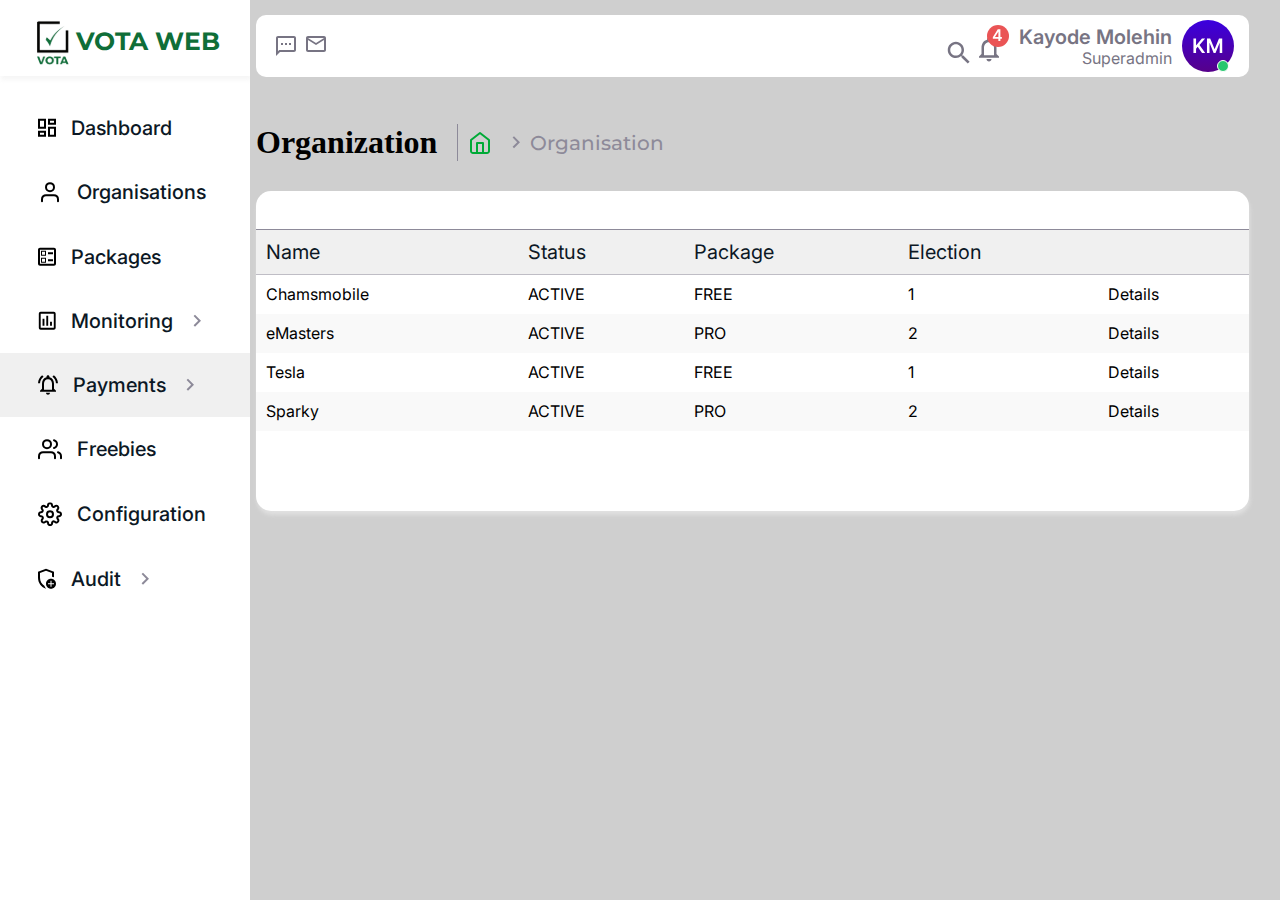
<file: Payments.html>
<html lang="en">
<head>
    <meta charset="UTF-8">
    <meta http-equiv="X-UA-Compatible" content="IE=edge">
    <meta name="viewport" content="width=device-width, initial-scale=1.0">
    <link rel="preconnect" href="https://fonts.googleapis.com">
    <link rel="preconnect" href="https://fonts.gstatic.com" crossorigin>
    <link href="https://fonts.googleapis.com/css2?family=Inter:wght@100;200;300;400;500;600;700;800;900&display=swap" rel="stylesheet">
    <link rel="preconnect" href="https://fonts.googleapis.com">
    <link rel="preconnect" href="https://fonts.gstatic.com" crossorigin>
    <link href="https://fonts.googleapis.com/css2?family=Inter:wght@100;200;300;400;500;600;700;800;900&family=Montserrat:ital,wght@0,100;0,200;0,300;0,400;0,500;0,600;0,700;0,800;0,900;1,100;1,200;1,300;1,400;1,500;1,600;1,700;1,800;1,900&display=swap" rel="stylesheet">
    <link rel="stylesheet" href="styles/index.css">
    <link rel="stylesheet" href="styles/organization.css">
    <title>Vota-Dashboard</title>
</head>
<body>
    <section class="contain">
        <nav class="nav">
            <div>
                <li class="first-li"><img src="Assets/Vota Logo.svg" alt="">VOTA WEB</li>
            </div>
            <div class="second-li">    
                <div><img src="Assets/dashboard.svg" alt=""><a href="index.html">Dashboard</a></div>
                <div><img src="Assets/user.svg" alt=""><a href="Organization.html">Organisations</a></div>
                <div><img src="Assets/packages.svg" alt=""><a href="Packages.html">Packages</a></div>
                <div><img src="Assets/monitor.svg" alt=""><a href="Monitoring.html">Monitoring</a>
                    <img id="monitor" class="move-right" src="Assets/left-arrow.svg" onclick="showDropdown()"></div>
                <div class="hide" id="nest">
                    <div class="nested"><img src="Assets/monitoring.svg" alt="">Vote Monitoring</div>
                    <div class="nested"><img src="Assets/jobs.svg" alt="">Jobs</div>
                </div> 
                <div class="selected"><img src="Assets/payment.svg" alt=""><a href="Payments.html">Payments</a><img class="move-right" src="Assets/left-arrow.svg" onclick="showDropdown1()"></div>
                <div class="hide" id="nest1">
                    <div class="nested"><img src="Assets/monitoring.svg" alt="">Payment Item</div>
                    <div class="nested"><img src="Assets/jobs.svg" alt="">Payment History</div>
                </div> 
                <div><img src="Assets/users.svg" alt=""><a href="Freebies.html">Freebies</a></div>
                <div><img src="Assets/settings.svg" alt=""><a href="Configuration.html">Configuration</a></div>
                <div><img src="Assets/audit.svg" alt=""><a href="Audit.html">Audit</a><img class="move-right" src="Assets/left-arrow.svg" onclick="showDropdown2()"></div>
                <div class="hide" id="nest2">
                    <div class="nested"><img src="Assets/sms-log.svg" alt="">Sms Log</div>
                    <div class="nested"><img src="Assets/email-log.svg" alt="">Email Log</div>
                    <div class="nested"><img src="Assets/jobs.svg" alt="">System Log</div>
                </div>
            </div>
        </nav>
        <section class="content">
            <section class="top-nav">
                <div class="user-1">
                    <img src="Assets/nots.svg" alt="">
                    <img src="Assets/mail.svg" alt="">
                </div>
                <div class="user">
                    <div>
                        <img src="Assets/search.svg" alt="">
                        <img src="Assets/alert.svg" alt="">
                    </div>
                    <div class="user-info">
                        <h4>Kayode Molehin</h4>
                        <p>Superadmin</p>
                    </div> 
                    <div>
                        <img src="Assets/Profile Picture.svg" alt="">
                    </div> 
                </div>
            </section>
            <section>
                <div class="head">
                    <h1>Organization</h1>
                    <div class="sub-head">
                        <img src="Assets/home.svg" alt="">
                        <img src="Assets/left-arrow.svg" alt="">
                        <p>Organisation</p>
                    </div>
                </div>
                <table>
                    <tr class="top" id="org-head">
                       <th>Name</th>
                       <th>Status</th>
                       <th>Package</th>
                       <th>Election</th>
                       <th></th>
                    </tr>
                    <tr>
                        <td>Chamsmobile</td>
                        <td>ACTIVE</td>
                        <td>FREE</td>
                        <td>1</td>
                        <td>Details</td>
                    </tr>
                    <tr>
                        <td>eMasters</td>
                        <td>ACTIVE</td>
                        <td>PRO</td>
                        <td>2</td>
                        <td>Details</td>
                    </tr>
                    <tr>
                        <td>Tesla</td>
                        <td>ACTIVE</td>
                        <td>FREE</td>
                        <td>1</td>
                        <td>Details</td>
                    </tr>
                    <tr>
                        <td>Sparky</td>
                        <td>ACTIVE</td>
                        <td>PRO</td>
                        <td>2</td>
                        <td>Details</td>
                    </tr>
                </table>
            </section>
            <section>
            </section>
        </section>
    </section> 
    <script src="app.js"></script>
</body>
</html>
</file>
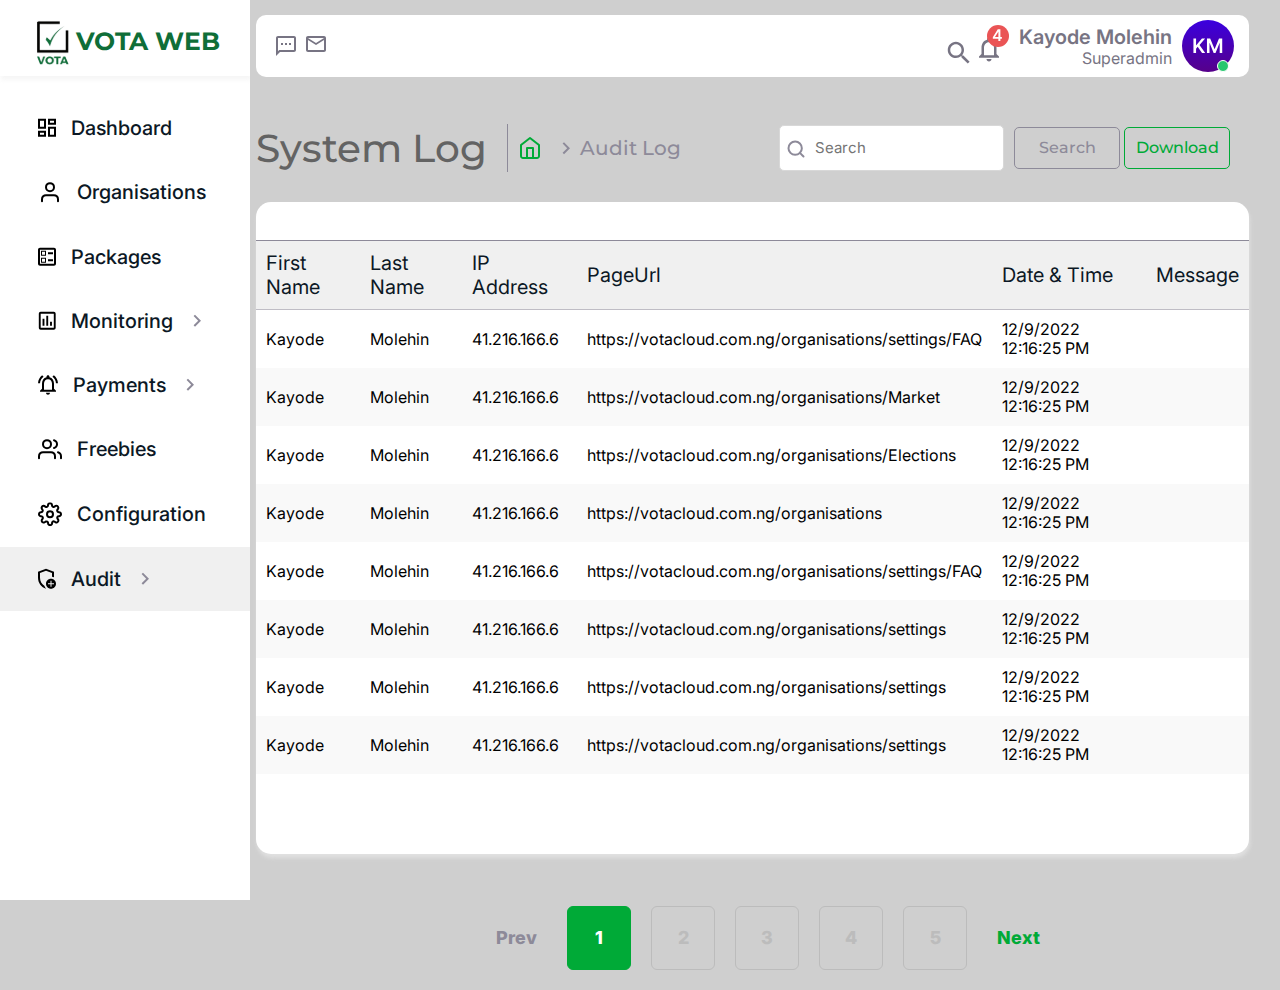
<file: System-Audit.html>
<html lang="en">
<head>
    <meta charset="UTF-8">
    <meta http-equiv="X-UA-Compatible" content="IE=edge">
    <meta name="viewport" content="width=device-width, initial-scale=1.0">
    <link rel="preconnect" href="https://fonts.googleapis.com">
    <link rel="preconnect" href="https://fonts.gstatic.com" crossorigin>
    <link href="https://fonts.googleapis.com/css2?family=Inter:wght@100;200;300;400;500;600;700;800;900&display=swap" rel="stylesheet">
    <link rel="preconnect" href="https://fonts.googleapis.com">
    <link rel="preconnect" href="https://fonts.gstatic.com" crossorigin>
    <link href="https://fonts.googleapis.com/css2?family=Inter:wght@100;200;300;400;500;600;700;800;900&family=Montserrat:ital,wght@0,100;0,200;0,300;0,400;0,500;0,600;0,700;0,800;0,900;1,100;1,200;1,300;1,400;1,500;1,600;1,700;1,800;1,900&display=swap" rel="stylesheet">
    <link rel="stylesheet" href="styles/index.css">
    <link rel="stylesheet" href="styles/organization.css">
    <title>Vota-Dashboard</title>
</head>
<body>
    <section class="contain">
        <nav class="nav">
            <div>
                <li class="first-li"><img src="Assets/Vota Logo.svg" alt="">VOTA WEB</li>
            </div>
            <div class="second-li">    
                <div><img src="Assets/dashboard.svg" alt=""><a href="index.html">Dashboard</a></div>
                <div><img src="Assets/user.svg" alt=""><a href="Organization.html">Organisations</a></div>
                <div><img src="Assets/packages.svg" alt=""><a href="Packages.html">Packages</a></div>
                <div><img src="Assets/monitor.svg" alt=""><a href="Monitoring.html">Monitoring</a>
                    <img id="monitor" class="move-right" src="Assets/left-arrow.svg" onclick="showDropdown()"></div>
                <div class="hide" id="nest">
                    <div class="nested"><img src="Assets/monitoring.svg" alt="">Vote Monitoring</div>
                    <div class="nested"><img src="Assets/jobs.svg" alt="">Jobs</div>
                </div> 
                <div><img src="Assets/payment.svg" alt=""><a href="Payments.html">Payments</a><img class="move-right" src="Assets/left-arrow.svg" onclick="showDropdown1()"></div>
                <div class="hide" id="nest1">
                    <div class="nested"><img src="Assets/monitoring.svg" alt="">Payment Item</div>
                    <div class="nested selected"><img src="Assets/jobs.svg" alt=""><a href="Payments-history.html">Payment History</a></div>
                </div> 
                <div><img src="Assets/users.svg" alt=""><a href="Freebies.html">Freebies</a></div>
                <div><img src="Assets/settings.svg" alt=""><a href="Configuration.html">Configuration</a></div>
                <div class="selected"><img src="Assets/audit.svg" alt=""><a href="Audit.html">Audit</a><img class="move-right" src="Assets/left-arrow.svg" onclick="showDropdown2()"></div>
                <div class="hide" id="nest2">
                    <div class="nested"><img src="Assets/sms-log.svg" alt=""><a href="Audit.html">Sms Log</a></div>
                    <div class="nested"><img src="Assets/email-log.svg" alt=""><a href="Email-Audit.html">Email Log</a></div>
                    <div class="nested selected"><img src="Assets/jobs.svg" alt=""><a href="System-Audit.html">System Log</a></div>
                </div>
            </div>
        </nav>
        <section class="content">
            <section class="top-nav">
                <div class="user-1">
                    <img src="Assets/nots.svg" alt="">
                    <img src="Assets/mail.svg" alt="">
                </div>
                <div class="user">
                    <div>
                        <img src="Assets/search.svg" alt="">
                        <img src="Assets/alert.svg" alt="">
                    </div>
                    <div class="user-info">
                        <h4>Kayode Molehin</h4>
                        <p>Superadmin</p>
                    </div> 
                    <div>
                        <img src="Assets/Profile Picture.svg" alt="">
                    </div> 
                </div>
            </section>
            <section>
                <div class="head-spacer">
                    <div class="head-lite">
                        <h1 class="head-h1">System Log</h1>
                        <div class="sub-head">
                            <img src="Assets/home.svg" alt="">
                            <img src="Assets/left-arrow.svg" alt="">
                            <p>Audit Log</p>
                        </div>
                    </div>
                    <div class="subhead-lite">
                        <div class="place">
                            <img class="sub-img" src="Assets/input-search.svg" alt="">
                            <input class="sub-input" type="text" name="" id="" placeholder="Search">
                        </div>
                        <div>
                            <input class="th-inp" type="button" value="Search">
                            <input class="th-inp" id="green" type="button" value="Download">
                        </div>
                    </div>
                </div>
                <table>
                    <tr class="top" id="org-head">
                       <th>First Name</th>
                       <th>Last Name</th>
                       <th>IP Address</th>
                       <th>PageUrl</th>
                       <th>Date & Time</th>
                       <th>Message</th>
                    </tr>
                    <tr>
                        <td>Kayode</td>
                        <td>Molehin</td>
                        <td>41.216.166.6</td>
                        <td>https://votacloud.com.ng/organisations/settings/FAQ</td>
                        <td>12/9/2022 12:16:25 PM</td>
                        <td></td>
                    </tr>
                    <tr>
                        <td>Kayode</td>
                        <td>Molehin</td>
                        <td>41.216.166.6</td>
                        <td>https://votacloud.com.ng/organisations/Market</td>
                        <td>12/9/2022 12:16:25 PM</td>
                        <td></td>
                    </tr>
                    <tr>
                        <td>Kayode</td>
                        <td>Molehin</td>
                        <td>41.216.166.6</td>
                        <td>https://votacloud.com.ng/organisations/Elections</td>
                        <td>12/9/2022 12:16:25 PM</td>
                        <td></td>
                    </tr>
                    <tr>
                        <td>Kayode</td>
                        <td>Molehin</td>
                        <td>41.216.166.6</td>
                        <td>https://votacloud.com.ng/organisations</td>
                        <td>12/9/2022 12:16:25 PM</td>
                        <td></td>
                    </tr>
                    <tr>
                        <td>Kayode</td>
                        <td>Molehin</td>
                        <td>41.216.166.6</td>
                        <td>https://votacloud.com.ng/organisations/settings/FAQ</td>
                        <td>12/9/2022 12:16:25 PM</td>
                        <td></td>
                    </tr>
                    <tr>
                        <td>Kayode</td>
                        <td>Molehin</td>
                        <td>41.216.166.6</td>
                        <td>https://votacloud.com.ng/organisations/settings</td>
                        <td>12/9/2022 12:16:25 PM</td>
                        <td></td>
                    </tr>
                    <tr>
                        <td>Kayode</td>
                        <td>Molehin</td>
                        <td>41.216.166.6</td>
                        <td>https://votacloud.com.ng/organisations/settings</td>
                        <td>12/9/2022 12:16:25 PM</td>
                        <td></td>
                    </tr>
                    <tr>
                        <td>Kayode</td>
                        <td>Molehin</td>
                        <td>41.216.166.6</td>
                        <td>https://votacloud.com.ng/organisations/settings</td>
                        <td>12/9/2022 12:16:25 PM</td>
                        <td></td>
                    </tr>
                </table>
            </section>
            <section>
                <div class="page">
                    <p class="page-p">Prev</p>
                    <div class="page-tab">
                        <p>1</p>
                    </div>
                    <div class="page-tab">
                        <p>2</p>
                    </div>
                    <div class="page-tab">
                        <p>3</p>
                    </div>
                    <div class="page-tab">
                        <p>4</p>
                    </div>
                    <div class="page-tab">
                        <p>5</p>
                    </div>
                    <p class="page-p" id="gree">Next</p>
                </div>
            </section>
        </section>
    </section> 
    <script src="app.js"></script>
</body>
</html>
</file>
<file: styles/index.css>
*{
    padding: 0;
    margin: 0;
    box-sizing: border-box;
}

body{
    background-color: #CFCFCF;
}

.contain{
    display: flex;
}

.nav{
    display: flex;
    flex-direction: column;
    align-items: center;
    position: fixed;
    top: 0;
    background-color: #FFFFFF;
    height: 100vh;  
    overflow-y:scroll;
    overflow-x:hidden;
    width: auto;
}

.nav ul {
    list-style-type: none;   
}

.first-li{
    font-family: 'Montserrat';
    font-style: normal;
    width: 100%;
    font-weight: 700;
    font-size: 25px;
    line-height: 30px;
    color: #0F6E38;
    margin: 20px 0;
    box-shadow: 1px 4px 4px rgba(238, 238, 238, 0.55);
    padding: 0 30px 10px;
    list-style-type: none;
}

.first-li img{
    vertical-align: middle;
}

.second-li{
    width: 100%;
}

.second-li div{
    font-family: 'Inter';
    font-style: normal;
    font-weight: 500;
    font-size: 20px;
    line-height: 24px;
    color: #0C1825;
    padding: 8% 0 8% 15%;
    width: 100%;
    text-align: center;
    display: flex;
}

.second-li div a{
    text-decoration: none;
    color: #0C1825;
}

.second-li img{
    vertical-align: middle;
    margin-right: 15px;
}

.selected{
    background-color:  #F0F0F0;  
}

.second-li .nested{
    margin: -17px 5%; 
    padding-left: 20px;
}

.second-li .hide{
    display: none;
}

.content{
    margin: 1.2% 0 0 20%;
    width: 100%;
}

.top-nav{
    display: flex;
    align-items: center;
    justify-content: space-between;
    width: 97%;
    background-color: #FFFFFF;
    border-radius: 10px;
    padding: 5px 15px;
}

.user{
    display: flex;
    align-items: center;
}

.user div{
    margin-left: 10px;
}

.user-1{
        display: flex;
        align-items: flex-start;
}
.user-1 img{
    margin: 0 5px;
}

.user-info h4{
    font-family: 'Inter';
    font-style: normal;
    font-weight: 600;
    font-size: 20px;
    line-height: 24px;
    color: #777483;
}

.user-info p {
    font-family: 'Inter';
    font-style: normal;
    font-weight: 400;
    font-size: 16px;
    line-height: 19px;
    color: #777483;
    text-align: right;
}

.card-set{
    display: grid;
     row-gap: 50px; 
    grid-template-columns: auto auto auto;
    margin-top: 50px;
    justify-content: space-evenly;
}

.card{
    width: 280px;
    height: 250px;
    background-color: #FFFFFF; 
    border-radius: 15px;
    text-align: center;
    padding: auto 0;
}

.card img{
    margin-top: 45px;
}

.card h3{
    font-family: 'Montserrat';
    font-style: normal;
    font-weight: 600;
    font-size: 39.06px;
    line-height: 48px;
    color: #000000;
    margin: 10px 0;
}

.card p{
    font-family: 'Inter';
    font-style: normal;
    font-weight: 500;
    font-size: 25px;
    line-height: 30px;
    color: #8D8A99;
}

table{
    width: 97%;
    margin: 5% 0;
    border-spacing: 0px;
    box-sizing: border-box;
    box-shadow: 1px 4px 4px rgba(238, 238, 238, 0.55);
    border-radius: 15px;
    background-color: #FFFFFF;
}

th{
        text-align: left;
        height: 2rem;
        border-bottom: 1px solid rgba(141, 138, 153, 0.5);
        padding: 10px;      
        font-family: 'Inter';
        font-style: normal;
        font-weight: 400;
        font-size: 16px;
        line-height: 19px;
        color: #0C1825;

}

 tr{
    vertical-align: middle; 
    border-top: 1px solid #8D8A99;  
    padding: 30px 0;
} 

tr:nth-child(even) {
    background-color: #F9F9F9;
}

td{
    font-family: 'Inter';
    font-style: normal;
    font-weight: 400;
    font-size: 16px;
    line-height: 19px;
    color: #0C1825;
    padding: 10px;
}


.tab-head{
    font-family: 'Inter';
    font-style: normal;
    font-weight: 600;
    font-size: 25px;
    line-height: 24px;
    color: #636363;
    padding: 30px 0 30px 10px;
    background-color: #FFFFFF;
}

.tab-input{
    position: relative;
}

.inp-img{
    position: absolute;
    left: 20px;
    top: 33px;
}

.tab-input input{
    padding: 10px 35px;
    width: 271px;  
    border: 1px solid #D8D8D8;
    border-radius: 8px; 
    font-family: 'Inter';
    font-style: normal;
    font-weight: 400;
    font-size: 15px;
    line-height: 24px;
    color:rgba(141, 138, 153, 0.5);
}

.th-inp{
    width: 106px;
    padding: 10px;
    border: 1px solid #8D8A99;
    border-radius: 5px;
    outline: none;
    font-family: 'Montserrat';
    font-style: normal;
    font-weight: 500;
    font-size: 16px;
    line-height: 20px;
    color: #8D8A99;
    background-color: transparent;
}


#green{
    border: 1px solid #00AA37;
    color: #00AA37;
}

.top{
    border-top: 1px solid rgba(141, 138, 153, 0.5);  
}

.move-right{
    margin-left: 20px;
}

.page{
    display: flex;
    align-items: center;
    justify-content: center;
    margin-bottom: 20px;
}

.page-p{
    font-family: 'Inter';
    font-style: normal;
    font-weight: 800;
    font-size: 18px;
    line-height: 22px;
    color: #8D8A99;
    margin: 0 20px;
}

#gree{
    color: #00AA37;  
}

.page-tab{
    width: 64px;
    height: 64px;
    border: 1px solid #BCBCBC;
    border-radius: 6px;
    margin: 0 10px;
    display: flex;
    align-items: center;
    justify-content: center;
    color: #BCBCBC;
}

.page-tab:nth-of-type(1){
    color: #FFFFFF;
    border: 1px solid #00AA37;
    background-color: #00AA37;
}

.page-tab p{
    font-family: 'Inter';
    font-style: normal;
    font-weight: 800;
    font-size: 18px;
    line-height: 22px;
}
</file>
<file: styles/organization.css>
.head{
    display: flex;
    margin: 47px 0 30px 0;
}
.head-spacer{
    display: flex;
    margin: 47px 0 30px 0;
    justify-content: space-between;
    align-items: center;
}

.head-lite{
    display: flex;
}

.head-h1{  
    font-family: 'Montserrat';
    font-style: normal;
    font-weight: 500;
    font-size: 39.06px;
    line-height: 48px;
    color: #636363;
}

.sub-head{
    display: flex;
    align-items: center;
    margin-left: 20px;
    border-left: 1px solid #8D8A99;
}

.sub-head img{ 
    margin: 0 10px;
}

.sub-head p{
    font-family: 'Montserrat';
    font-style: normal;
    font-weight: 500;
    font-size: 20px;
    line-height: 24px;
    color: #8D8A99;
}

.subhead-lite{
    display: flex;
    align-items: center;
    margin-right: 50px;
}

.sub-input{
    width: 225px;
    padding: 10px 35px;
    border: 1px solid #D8D8D8;
    border-radius: 5px;
    outline: none;
    font-family: 'Inter';
    font-style: normal;
    font-weight: 400;
    font-size: 15px;
    line-height: 24px;
    color: #D8D8D8;
    background-color: #FFFFFF;
    margin-right: 10px;
}

.subhead-input{
    width: 245px;
    padding: 10px;
    border: 1px solid #00AA37;
    border-radius: 5px;
    outline: none;
    font-family: 'Montserrat';
    font-style: normal;
    font-weight: 500;
    font-size: 16px;
    line-height: 20px;
    color: #00AA37;
    background-color: transparent; 
}

#sbhdinp{
    width: 200px;
}

.place{
    position: relative;
}

.sub-img{
    position: absolute;
    top: 30%;
    left: 3%;
}

.subhead-img{
    position: absolute;
    top: 20%;
    left: 3%;   
}

table{
    background-color: #FFFFFF;
    padding: 38px 0 80px 0;
    border-radius: 15px;
    margin-top: 10px;   
}

#org-head{
    background-color: #F0F0F0;
}

th{
    border-top: 1px solid #8D8A99;
    font-family: 'Inter';
    font-style: normal;
    font-weight: 400;
    font-size: 20px;
    line-height: 24px;
    color: #0C1825;
}

td{
    font-family: 'Inter';
    font-style: normal;
    font-weight: 400;
    font-size: 16px;
    line-height: 19px;
    color: #000000;

}

.cool-grey{
    color: #636363;
    font-weight: 500;
}

tr:nth-child(odd) {
    background-color: #F9F9F9;
}

tr:nth-child(even) {
    background-color: transparent;
}

.profile-modal{ 
    position: fixed;
    left: 0;
    top:0;
    height: 100%;
    width: 100%;   
    background: rgba(0,0,0,0.5);
    justify-content: center;
    align-items: center;  
    flex-direction: column;
    z-index: 9;
    display: none;
}

.profile{
    background-color: #FFFFFF;
    border-radius: 15px;
    width: 875px;
    height: 450px;   
}

.pro-head{
    display: flex;
    align-items: center;
    justify-content: space-between;
    padding: 15px;
    border-bottom: 0.5px solid rgba(141, 138, 153, 0.5);
}

.pro-head h2{
    font-family: 'Inter';
    font-style: normal;
    font-weight: 600;
    font-size: 31.25px;
    line-height: 38px;
    color: #636363;
}

.pro-sub h4{
    font-style: normal;
    font-weight: 400;
    font-size: 13px;
    line-height: 16px;
    color: #636363;
    padding: 15px 0;
    width: 100%;
}

.pro-btn{
    font-family: 'Montserrat';
    font-style: normal;
    font-weight: 500;
    font-size: 16px;
    line-height: 20px;
    padding: 10px 30px;
    background-color: #0F7039;
    color: #FFFFFF;
    box-shadow: 0px 6px 10px rgba(29, 42, 68, 0.2);
    border-radius: 5px;
    border: none;
   float: right;
   margin: 10px 20px 0;
}

.sub{
    display: inline-flex;
    align-items: baseline;
    width: 100%;   
}

.sub-span{
    font-style: normal;
    font-weight: 400;
    font-size: 16px;
    line-height: 19px;
    color: #636363;
    border-bottom: 0.5px solid rgba(141, 138, 153, 0.5);
    margin-left: 20px;
}
</file>
<file: styles/packages.css>
.package-profile{
    background-color: #FFFFFF;
    border-radius: 15px;
    width: 500px; 
    padding: 20px; 
}

.pack-head{
    font-family: 'Inter';
    font-style: normal;
    font-weight: 600;
    font-size: 24px;
    line-height: 18px;
    color: #000000;
    display: flex;
    align-items: center;
    justify-content: space-between;
    margin-bottom: 10px;
}

.pack-grp{
    margin-top: 30px;
}

.pack-inp{
    display: flex;
    flex-direction: column;
    margin: 15px 0;
    padding: 10px 0;
}

.pack-btngrp{
    display: flex;
    justify-content: space-evenly;
    margin: 25px 0;
}

.pack-input{
    height: 56px;
    background: #FFFFFF;
    border: 2px solid #D9D9D9;
    border-radius: 8px;
    padding: 0 10px;
    font-family: 'Inter';
    font-style: normal;
    font-weight: 400;
    font-size: 18px;
    line-height: 24px;
}

.pack-label{
    font-family: 'Inter';
    font-style: normal;
    font-weight: 400;
    font-size: 15px;
    line-height: 22px;
    color: #777483;
}

.pack-btn{
    width: 180px;
    height: 46px;
    font-family: 'Montserrat';
    font-style: normal;
    font-weight: 600;
    font-size: 20px;
    line-height: 24px;
    color: #FFFFFF;   
    background-color: #00AA37;
    border-radius: 8px;
    border: none;
}

#close{
    color: #636363;
    background-color: transparent;
    border: 2px solid #636363;
}

.pack-not{
    background-color: #FFFFFF;
    padding: 50px;
    display: flex;
    flex-direction: column;
    align-items: center;
    justify-content: center;
    border-radius: 15px;
    display: none;
}

.pack-not h2{
    font-family: 'Inter';
    font-style: normal;
    font-weight: 500;
    font-size: 31.25px;
    line-height: 38px;
    color: #000000;
    margin-bottom: 20px;
}

.img-gif{
    width: 150px;
    height: 150px;
    margin-top: 10px;
}

.free{
    background-color: #FFFFFF;
    padding: 5% 3%;
    border-radius: 15px;
    width: 97%;
}

.free-grid{
    display: grid;
    grid-template-columns: auto auto;
    column-gap: 15px;
}

#config{
    grid-template-columns: auto;
    width: 50%;
}

td{
    font-family: 'Inter';
    font-style: normal;
    font-weight: 400;
    font-size: 16px;
    line-height: 19px;
    color: #000000;

}
</file>
